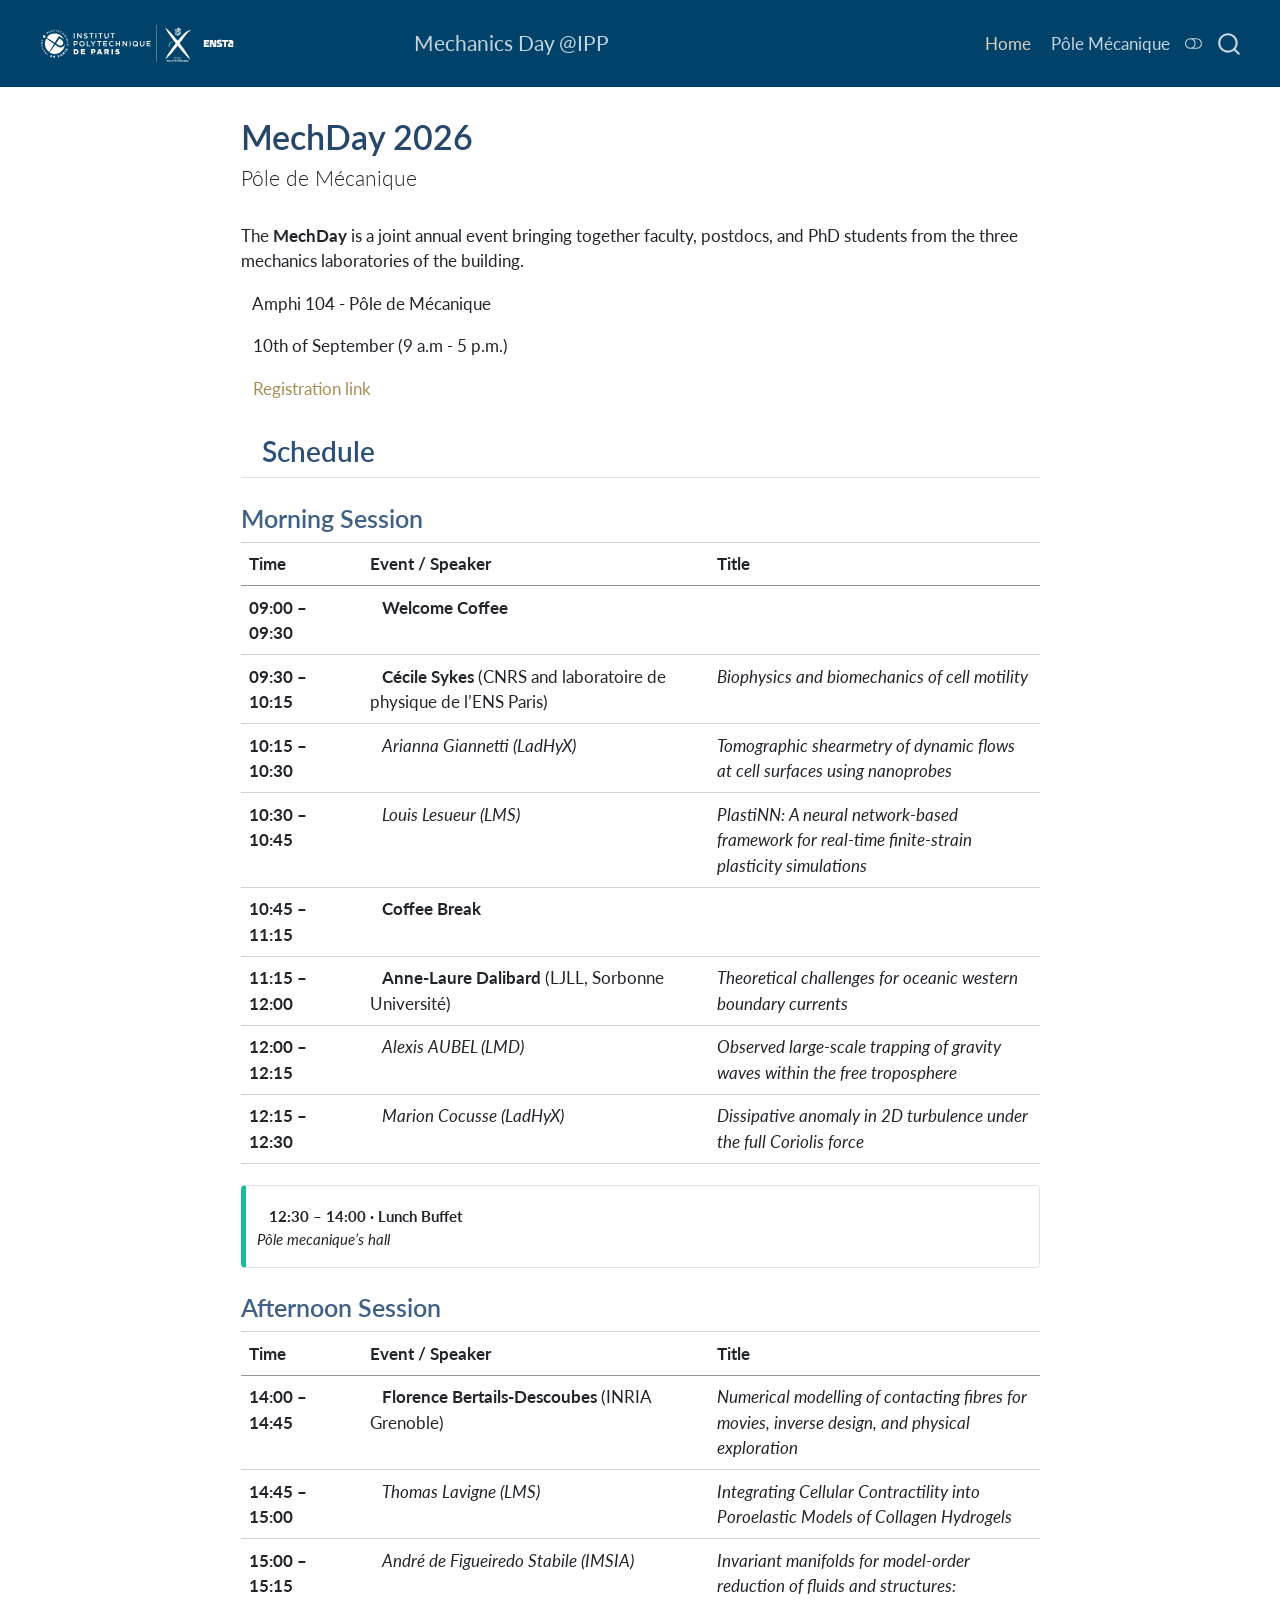
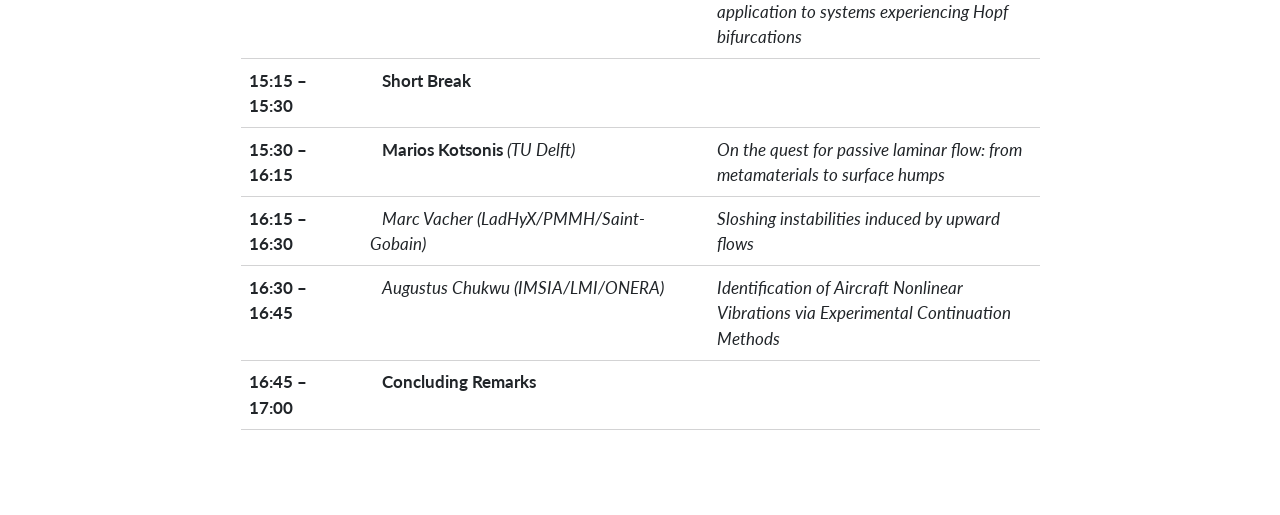
<file: index.html>
<!DOCTYPE html>
<html xmlns="http://www.w3.org/1999/xhtml" lang="en" xml:lang="en"><head>

<meta charset="utf-8">
<meta name="generator" content="quarto-1.10.18">

<meta name="viewport" content="width=device-width, initial-scale=1.0, user-scalable=yes">


<title>MechDay 2026 – Mechanics Day @IPP</title>
<style>
/* Default styles provided by pandoc.
** See https://pandoc.org/MANUAL.html#variables-for-html for config info.
*/
span.smallcaps{font-variant: small-caps;}
div.columns{display: flex; gap: 1.5em;}
div.column{flex: auto;}
@media screen {
div.columns{gap: min(4vw, 1.5em);}
div.column{overflow-x: auto;}
}
div.hanging-indent{margin-left: 1.5em; text-indent: -1.5em;}
ul.task-list{list-style: none;}
ul.task-list li input[type="checkbox"] {
  width: 0.8em;
  margin: 0 0.8em 0.2em -1em; /* quarto-specific, see https://github.com/quarto-dev/quarto-cli/issues/4556 */ 
  vertical-align: middle;
}
</style>


<script src="site_libs/quarto-nav/quarto-nav.js"></script>
<script src="site_libs/quarto-nav/headroom.min.js"></script>
<script src="site_libs/clipboard/clipboard.min.js"></script>
<script src="site_libs/quarto-search/autocomplete.umd.js"></script>
<script src="site_libs/quarto-search/fuse.min.js"></script>
<script src="site_libs/quarto-search/quarto-search.js"></script>
<meta name="quarto:offset" content="./">
<script src="site_libs/quarto-html/quarto.js" type="module"></script>
<script src="site_libs/quarto-html/tabsets/tabsets.js" type="module"></script>
<script src="site_libs/quarto-html/popper.min.js"></script>
<script src="site_libs/quarto-html/tippy.umd.min.js"></script>
<script src="site_libs/quarto-html/anchor.min.js"></script>
<link href="site_libs/quarto-html/tippy.css" rel="stylesheet">
<link href="site_libs/quarto-html/quarto-syntax-highlighting-64a204ab8560d761af7679ceaba22944.css" rel="stylesheet" class="quarto-color-scheme" id="quarto-text-highlighting-styles">
<link href="site_libs/quarto-html/quarto-syntax-highlighting-dark-b85bc7c33db8c58e0ec93c3465666fed.css" rel="stylesheet" class="quarto-color-scheme quarto-color-alternate" id="quarto-text-highlighting-styles">
<link href="site_libs/quarto-html/quarto-syntax-highlighting-64a204ab8560d761af7679ceaba22944.css" rel="stylesheet" class="quarto-color-scheme-extra" id="quarto-text-highlighting-styles">
<script src="site_libs/bootstrap/bootstrap.min.js"></script>
<link href="site_libs/bootstrap/bootstrap-icons.css" rel="stylesheet">
<link href="site_libs/bootstrap/bootstrap-278ef652321c197468782c18ae67ab83.min.css" rel="stylesheet" append-hash="true" class="quarto-color-scheme" id="quarto-bootstrap" data-mode="light">
<link href="site_libs/bootstrap/bootstrap-dark-e5d7488e65c3ed41f7d67ed9a1ee99c6.min.css" rel="stylesheet" append-hash="true" class="quarto-color-scheme quarto-color-alternate" id="quarto-bootstrap" data-mode="dark">
<link href="site_libs/bootstrap/bootstrap-278ef652321c197468782c18ae67ab83.min.css" rel="stylesheet" append-hash="true" class="quarto-color-scheme-extra" id="quarto-bootstrap" data-mode="light">
<script src="site_libs/quarto-contrib/iconify-2.1.0/iconify-icon.min.js"></script>
<script id="quarto-search-options" type="application/json">{
  "location": "navbar",
  "copy-button": false,
  "collapse-after": 3,
  "panel-placement": "end",
  "type": "overlay",
  "limit": 50,
  "keyboard-shortcut": [
    "f",
    "/",
    "s"
  ],
  "show-item-context": false,
  "language": {
    "search-no-results-text": "No results",
    "search-matching-documents-text": "matching documents",
    "search-copy-link-title": "Copy link to search",
    "search-hide-matches-text": "Hide additional matches",
    "search-more-match-text": "more match in this document",
    "search-more-matches-text": "more matches in this document",
    "search-clear-button-title": "Clear",
    "search-text-placeholder": "",
    "search-detached-cancel-button-title": "Cancel",
    "search-submit-button-title": "Submit",
    "search-label": "Search"
  }
}</script>
<style>html{ scroll-behavior: smooth; }</style>


<link rel="stylesheet" href="styles.css">
</head>

<body class="nav-fixed fullcontent quarto-light"><script id="quarto-html-before-body" type="application/javascript">
    const toggleBodyColorMode = (bsSheetEl) => {
      const mode = bsSheetEl.getAttribute("data-mode");
      const bodyEl = window.document.querySelector("body");
      if (mode === "dark") {
        bodyEl.classList.add("quarto-dark");
        bodyEl.classList.remove("quarto-light");
      } else {
        bodyEl.classList.add("quarto-light");
        bodyEl.classList.remove("quarto-dark");
      }
    }
    const toggleBodyColorPrimary = () => {
      const bsSheetEl = window.document.querySelector("link#quarto-bootstrap:not([rel=disabled-stylesheet])");
      if (bsSheetEl) {
        toggleBodyColorMode(bsSheetEl);
      }
    }
    const setColorSchemeToggle = (alternate) => {
      const toggles = window.document.querySelectorAll('.quarto-color-scheme-toggle');
      for (let i=0; i < toggles.length; i++) {
        const toggle = toggles[i];
        if (toggle) {
          if (alternate) {
            toggle.classList.add("alternate");
          } else {
            toggle.classList.remove("alternate");
          }
        }
      }
    };
    const toggleColorMode = (alternate) => {
      // Switch the stylesheets
      const primaryStylesheets = window.document.querySelectorAll('link.quarto-color-scheme:not(.quarto-color-alternate)');
      const alternateStylesheets = window.document.querySelectorAll('link.quarto-color-scheme.quarto-color-alternate');
      manageTransitions('#quarto-margin-sidebar .nav-link', false);
      if (alternate) {
        // note: dark is layered on light, we don't disable primary!
        enableStylesheet(alternateStylesheets);
        for (const sheetNode of alternateStylesheets) {
          if (sheetNode.id === "quarto-bootstrap") {
            toggleBodyColorMode(sheetNode);
          }
        }
      } else {
        disableStylesheet(alternateStylesheets);
        enableStylesheet(primaryStylesheets)
        toggleBodyColorPrimary();
      }
      manageTransitions('#quarto-margin-sidebar .nav-link', true);
      // Switch the toggles
      setColorSchemeToggle(alternate)
      // Hack to workaround the fact that safari doesn't
      // properly recolor the scrollbar when toggling (#1455)
      if (navigator.userAgent.indexOf('Safari') > 0 && navigator.userAgent.indexOf('Chrome') == -1) {
        manageTransitions("body", false);
        window.scrollTo(0, 1);
        setTimeout(() => {
          window.scrollTo(0, 0);
          manageTransitions("body", true);
        }, 40);
      }
    }
    const disableStylesheet = (stylesheets) => {
      for (let i=0; i < stylesheets.length; i++) {
        const stylesheet = stylesheets[i];
        stylesheet.rel = 'disabled-stylesheet';
      }
    }
    const enableStylesheet = (stylesheets) => {
      for (let i=0; i < stylesheets.length; i++) {
        const stylesheet = stylesheets[i];
        if(stylesheet.rel !== 'stylesheet') { // for Chrome, which will still FOUC without this check
          stylesheet.rel = 'stylesheet';
        }
      }
    }
    const manageTransitions = (selector, allowTransitions) => {
      const els = window.document.querySelectorAll(selector);
      for (let i=0; i < els.length; i++) {
        const el = els[i];
        if (allowTransitions) {
          el.classList.remove('notransition');
        } else {
          el.classList.add('notransition');
        }
      }
    }
    const isFileUrl = () => {
      return window.location.protocol === 'file:';
    }
    const hasAlternateSentinel = () => {
      let styleSentinel = getColorSchemeSentinel();
      if (styleSentinel !== null) {
        return styleSentinel === "alternate";
      } else {
        return false;
      }
    }
    const setStyleSentinel = (alternate) => {
      const value = alternate ? "alternate" : "default";
      if (!isFileUrl()) {
        window.localStorage.setItem("quarto-color-scheme", value);
      } else {
        localAlternateSentinel = value;
      }
    }
    const getColorSchemeSentinel = () => {
      if (!isFileUrl()) {
        const storageValue = window.localStorage.getItem("quarto-color-scheme");
        return storageValue != null ? storageValue : localAlternateSentinel;
      } else {
        return localAlternateSentinel;
      }
    }
    const toggleGiscusIfUsed = (isAlternate, darkModeDefault) => {
      const baseTheme = document.querySelector('#giscus-base-theme')?.value ?? 'light';
      const alternateTheme = document.querySelector('#giscus-alt-theme')?.value ?? 'dark';
      let newTheme = '';
      if(authorPrefersDark) {
        newTheme = isAlternate ? baseTheme : alternateTheme;
      } else {
        newTheme = isAlternate ? alternateTheme : baseTheme;
      }
      const changeGiscusTheme = () => {
        // From: https://github.com/giscus/giscus/issues/336
        const sendMessage = (message) => {
          const iframe = document.querySelector('iframe.giscus-frame');
          if (!iframe) return;
          iframe.contentWindow.postMessage({ giscus: message }, 'https://giscus.app');
        }
        sendMessage({
          setConfig: {
            theme: newTheme
          }
        });
      }
      const isGiscussLoaded = window.document.querySelector('iframe.giscus-frame') !== null;
      if (isGiscussLoaded) {
        changeGiscusTheme();
      }
    };
    const authorPrefersDark = false;
    const darkModeDefault = authorPrefersDark;
      document.querySelector('link#quarto-text-highlighting-styles.quarto-color-scheme-extra').rel = 'disabled-stylesheet';
      document.querySelector('link#quarto-bootstrap.quarto-color-scheme-extra').rel = 'disabled-stylesheet';
    let localAlternateSentinel = darkModeDefault ? 'alternate' : 'default';
    // Dark / light mode switch
    window.quartoToggleColorScheme = () => {
      // Read the current dark / light value
      let toAlternate = !hasAlternateSentinel();
      toggleColorMode(toAlternate);
      setStyleSentinel(toAlternate);
      toggleGiscusIfUsed(toAlternate, darkModeDefault);
      window.dispatchEvent(new Event('resize'));
    };
    // Switch to dark mode if need be
    if (hasAlternateSentinel()) {
      toggleColorMode(true);
    } else {
      toggleColorMode(false);
    }
  </script>

<div id="quarto-search-results"></div>
  <header id="quarto-header" class="headroom fixed-top">
    <nav class="navbar navbar-expand-lg " data-bs-theme="dark">
      <div class="navbar-container container-fluid">
      <div class="navbar-brand-container mx-auto">
    <a href="./index.html" class="navbar-brand navbar-brand-logo">
    <img src="./Resources/Images/Logotype_IPP_X_ENSTA.svg" alt="" class="navbar-logo light-content">
    <img src="./Resources/Images/Logotype_IPP_X_ENSTA.svg" alt="" class="navbar-logo dark-content">
    </a>
    <a class="navbar-brand" href="./index.html">
    <span class="navbar-title">Mechanics Day <span class="citation" data-cites="IPP">@IPP</span></span>
    </a>
  </div>
            <div id="quarto-search" class="" title="Search"></div>
          <button class="navbar-toggler" type="button" data-bs-toggle="collapse" data-bs-target="#navbarCollapse" aria-controls="navbarCollapse" role="menu" aria-expanded="false" aria-label="Toggle navigation" onclick="if (window.quartoToggleHeadroom) { window.quartoToggleHeadroom(); }">
  <span class="navbar-toggler-icon"></span>
</button>
          <div class="collapse navbar-collapse" id="navbarCollapse">
            <ul class="navbar-nav navbar-nav-scroll ms-auto">
  <li class="nav-item">
    <a class="nav-link active" href="./index.html" aria-current="page"> 
<span class="menu-text">Home</span></a>
  </li>  
  <li class="nav-item">
    <a class="nav-link" href="https://polemecanique.github.io"> 
<span class="menu-text">Pôle Mécanique</span></a>
  </li>  
</ul>
          </div> <!-- /navcollapse -->
            <div class="quarto-navbar-tools">
  <a href="" class="quarto-color-scheme-toggle quarto-navigation-tool  px-1" onclick="window.quartoToggleColorScheme(); return false;" title="Toggle dark mode"><i class="bi"></i></a>
</div>
      </div> <!-- /container-fluid -->
    </nav>
</header>
<!-- content -->
<div id="quarto-content" class="quarto-container page-columns page-rows-contents page-layout-article page-navbar">
<!-- sidebar -->
<!-- margin-sidebar -->
    
<!-- main -->
<main class="content" id="quarto-document-content">


<header id="title-block-header" class="quarto-title-block default">
<div class="quarto-title">
<h1 class="title">MechDay 2026</h1>
<p class="subtitle lead">Pôle de Mécanique</p>
</div>



<div class="quarto-title-meta">

    
  
    
  </div>
  


</header>


<p>The <strong>MechDay</strong> is a joint annual event bringing together faculty, postdocs, and PhD students from the three mechanics laboratories of the building.</p>
<p><iconify-icon role="img" inline="" icon="fa6-solid:location-dot" aria-label="Icon location-dot from fa6-solid Iconify.design set." title="Icon location-dot from fa6-solid Iconify.design set."></iconify-icon> &nbsp; Amphi 104 - Pôle de Mécanique</p>
<p><iconify-icon role="img" inline="" icon="fa6-solid:calendar-days" aria-label="Icon calendar-days from fa6-solid Iconify.design set." title="Icon calendar-days from fa6-solid Iconify.design set."></iconify-icon> &nbsp; 10th of September (9 a.m - 5 p.m.)</p>
<p><iconify-icon role="img" inline="" icon="fa6-solid:clipboard" aria-label="Icon clipboard from fa6-solid Iconify.design set." title="Icon clipboard from fa6-solid Iconify.design set."></iconify-icon> &nbsp; <a href="https://evento.renater.fr/survey/m-day-ip-paris-l3ulghiu">Registration link</a></p>
<section id="b58fc729-690b-4000-b19f-365a4093b2ff7b7b3c2069636f6e696679206661362d736f6c69643a636c6f636b203e7d7d-schedule" class="level2">
<h2 class="anchored" data-anchor-id="b58fc729-690b-4000-b19f-365a4093b2ff7b7b3c2069636f6e696679206661362d736f6c69643a636c6f636b203e7d7d-schedule"><iconify-icon role="img" inline="" icon="fa6-solid:clock" aria-label="Icon clock from fa6-solid Iconify.design set." title="Icon clock from fa6-solid Iconify.design set."></iconify-icon> &nbsp; Schedule</h2>
<section id="morning-session" class="level3">
<h3 class="anchored" data-anchor-id="morning-session">Morning Session</h3>
<table class="caption-top table">
<colgroup>
<col style="width: 15%">
<col style="width: 43%">
<col style="width: 41%">
</colgroup>
<thead>
<tr class="header">
<th style="text-align: left;">Time</th>
<th style="text-align: left;">Event / Speaker</th>
<th style="text-align: left;">Title</th>
</tr>
</thead>
<tbody>
<tr class="odd">
<td style="text-align: left;"><strong>09:00 – 09:30</strong></td>
<td style="text-align: left;"><iconify-icon role="img" inline="" icon="fa6-solid:mug-hot" aria-label="Icon mug-hot from fa6-solid Iconify.design set." title="Icon mug-hot from fa6-solid Iconify.design set."></iconify-icon> &nbsp; <strong>Welcome Coffee</strong></td>
<td style="text-align: left;"></td>
</tr>
<tr class="even">
<td style="text-align: left;"><strong>09:30 – 10:15</strong></td>
<td style="text-align: left;"><iconify-icon role="img" inline="" icon="fa6-solid:person-chalkboard" aria-label="Icon person-chalkboard from fa6-solid Iconify.design set." title="Icon person-chalkboard from fa6-solid Iconify.design set."></iconify-icon> &nbsp; <strong>Cécile Sykes</strong> (CNRS and laboratoire de physique de l’ENS Paris)</td>
<td style="text-align: left;"><em>Biophysics and biomechanics of cell motility</em></td>
</tr>
<tr class="odd">
<td style="text-align: left;"><strong>10:15 – 10:30</strong></td>
<td style="text-align: left;"><iconify-icon role="img" inline="" icon="fa6-solid:microphone" aria-label="Icon microphone from fa6-solid Iconify.design set." title="Icon microphone from fa6-solid Iconify.design set."></iconify-icon> &nbsp; <em>Arianna Giannetti (LadHyX)</em></td>
<td style="text-align: left;"><em>Tomographic shearmetry of dynamic flows at cell surfaces using nanoprobes</em></td>
</tr>
<tr class="even">
<td style="text-align: left;"><strong>10:30 – 10:45</strong></td>
<td style="text-align: left;"><iconify-icon role="img" inline="" icon="fa6-solid:microphone" aria-label="Icon microphone from fa6-solid Iconify.design set." title="Icon microphone from fa6-solid Iconify.design set."></iconify-icon> &nbsp; <em>Louis Lesueur (LMS)</em></td>
<td style="text-align: left;"><em>PlastiNN: A neural network-based framework for real-time finite-strain plasticity simulations</em></td>
</tr>
<tr class="odd">
<td style="text-align: left;"><strong>10:45 – 11:15</strong></td>
<td style="text-align: left;"><iconify-icon role="img" inline="" icon="fa6-solid:mug-hot" aria-label="Icon mug-hot from fa6-solid Iconify.design set." title="Icon mug-hot from fa6-solid Iconify.design set."></iconify-icon> &nbsp; <strong>Coffee Break</strong></td>
<td style="text-align: left;"></td>
</tr>
<tr class="even">
<td style="text-align: left;"><strong>11:15 – 12:00</strong></td>
<td style="text-align: left;"><iconify-icon role="img" inline="" icon="fa6-solid:person-chalkboard" aria-label="Icon person-chalkboard from fa6-solid Iconify.design set." title="Icon person-chalkboard from fa6-solid Iconify.design set."></iconify-icon> &nbsp; <strong>Anne-Laure Dalibard</strong> (LJLL, Sorbonne Université)</td>
<td style="text-align: left;"><em>Theoretical challenges for oceanic western boundary currents</em></td>
</tr>
<tr class="odd">
<td style="text-align: left;"><strong>12:00 – 12:15</strong></td>
<td style="text-align: left;"><iconify-icon role="img" inline="" icon="fa6-solid:microphone" aria-label="Icon microphone from fa6-solid Iconify.design set." title="Icon microphone from fa6-solid Iconify.design set."></iconify-icon> &nbsp; <em>Alexis AUBEL (LMD)</em></td>
<td style="text-align: left;"><em>Observed large-scale trapping of gravity waves within the free troposphere</em></td>
</tr>
<tr class="even">
<td style="text-align: left;"><strong>12:15 – 12:30</strong></td>
<td style="text-align: left;"><iconify-icon role="img" inline="" icon="fa6-solid:microphone" aria-label="Icon microphone from fa6-solid Iconify.design set." title="Icon microphone from fa6-solid Iconify.design set."></iconify-icon> &nbsp; <em>Marion Cocusse (LadHyX)</em></td>
<td style="text-align: left;"><em>Dissipative anomaly in 2D turbulence under the full Coriolis force</em></td>
</tr>
</tbody>
</table>
<div class="callout callout-style-simple callout-tip no-icon">
<div class="callout-body d-flex">
<div class="callout-icon-container">
<i class="callout-icon no-icon"></i>
</div>
<div class="callout-body-container">
<p><iconify-icon role="img" inline="" icon="fa6-solid:utensils" aria-label="Icon utensils from fa6-solid Iconify.design set." title="Icon utensils from fa6-solid Iconify.design set."></iconify-icon> &nbsp; <strong>12:30 – 14:00 · Lunch Buffet</strong><br>
<em>Pôle mecanique’s hall</em></p>
</div>
</div>
</div>
</section>
<section id="afternoon-session" class="level3">
<h3 class="anchored" data-anchor-id="afternoon-session">Afternoon Session</h3>
<table class="caption-top table">
<colgroup>
<col style="width: 15%">
<col style="width: 43%">
<col style="width: 41%">
</colgroup>
<thead>
<tr class="header">
<th style="text-align: left;">Time</th>
<th style="text-align: left;">Event / Speaker</th>
<th style="text-align: left;">Title</th>
</tr>
</thead>
<tbody>
<tr class="odd">
<td style="text-align: left;"><strong>14:00 – 14:45</strong></td>
<td style="text-align: left;"><iconify-icon role="img" inline="" icon="fa6-solid:person-chalkboard" aria-label="Icon person-chalkboard from fa6-solid Iconify.design set." title="Icon person-chalkboard from fa6-solid Iconify.design set."></iconify-icon> &nbsp; <strong>Florence Bertails-Descoubes</strong> (INRIA Grenoble)</td>
<td style="text-align: left;"><em>Numerical modelling of contacting fibres for movies, inverse design, and physical exploration</em></td>
</tr>
<tr class="even">
<td style="text-align: left;"><strong>14:45 – 15:00</strong></td>
<td style="text-align: left;"><iconify-icon role="img" inline="" icon="fa6-solid:microphone" aria-label="Icon microphone from fa6-solid Iconify.design set." title="Icon microphone from fa6-solid Iconify.design set."></iconify-icon> &nbsp; <em>Thomas Lavigne (LMS)</em></td>
<td style="text-align: left;"><em>Integrating Cellular Contractility into Poroelastic Models of Collagen Hydrogels</em></td>
</tr>
<tr class="odd">
<td style="text-align: left;"><strong>15:00 – 15:15</strong></td>
<td style="text-align: left;"><iconify-icon role="img" inline="" icon="fa6-solid:microphone" aria-label="Icon microphone from fa6-solid Iconify.design set." title="Icon microphone from fa6-solid Iconify.design set."></iconify-icon> &nbsp; <em>André de Figueiredo Stabile (IMSIA)</em></td>
<td style="text-align: left;"><em>Invariant manifolds for model-order reduction of fluids and structures: application to systems experiencing Hopf bifurcations</em></td>
</tr>
<tr class="even">
<td style="text-align: left;"><strong>15:15 – 15:30</strong></td>
<td style="text-align: left;"><iconify-icon role="img" inline="" icon="fa6-solid:mug-hot" aria-label="Icon mug-hot from fa6-solid Iconify.design set." title="Icon mug-hot from fa6-solid Iconify.design set."></iconify-icon> &nbsp; <strong>Short Break</strong></td>
<td style="text-align: left;"></td>
</tr>
<tr class="odd">
<td style="text-align: left;"><strong>15:30 – 16:15</strong></td>
<td style="text-align: left;"><iconify-icon role="img" inline="" icon="fa6-solid:person-chalkboard" aria-label="Icon person-chalkboard from fa6-solid Iconify.design set." title="Icon person-chalkboard from fa6-solid Iconify.design set."></iconify-icon> &nbsp; <strong>Marios Kotsonis</strong> <em>(TU Delft)</em></td>
<td style="text-align: left;"><em>On the quest for passive laminar flow: from metamaterials to surface humps</em></td>
</tr>
<tr class="even">
<td style="text-align: left;"><strong>16:15 – 16:30</strong></td>
<td style="text-align: left;"><iconify-icon role="img" inline="" icon="fa6-solid:microphone" aria-label="Icon microphone from fa6-solid Iconify.design set." title="Icon microphone from fa6-solid Iconify.design set."></iconify-icon> &nbsp; <em>Marc Vacher (LadHyX/PMMH/Saint-Gobain)</em></td>
<td style="text-align: left;"><em>Sloshing instabilities induced by upward flows</em></td>
</tr>
<tr class="odd">
<td style="text-align: left;"><strong>16:30 – 16:45</strong></td>
<td style="text-align: left;"><iconify-icon role="img" inline="" icon="fa6-solid:microphone" aria-label="Icon microphone from fa6-solid Iconify.design set." title="Icon microphone from fa6-solid Iconify.design set."></iconify-icon> &nbsp; <em>Augustus Chukwu (IMSIA/LMI/ONERA)</em></td>
<td style="text-align: left;"><em>Identification of Aircraft Nonlinear Vibrations via Experimental Continuation Methods</em></td>
</tr>
<tr class="even">
<td style="text-align: left;"><strong>16:45 – 17:00</strong></td>
<td style="text-align: left;"><iconify-icon role="img" inline="" icon="fa6-solid:flag-checkered" aria-label="Icon flag-checkered from fa6-solid Iconify.design set." title="Icon flag-checkered from fa6-solid Iconify.design set."></iconify-icon> &nbsp; <strong>Concluding Remarks</strong></td>
<td style="text-align: left;"></td>
</tr>
</tbody>
</table>


</section>
</section>

</main> <!-- /main -->
<script id="quarto-html-after-body" type="application/javascript">
  window.document.addEventListener("DOMContentLoaded", function (event) {
    // Ensure there is a toggle, if there isn't float one in the top right
    if (window.document.querySelector('.quarto-color-scheme-toggle') === null) {
      const a = window.document.createElement('a');
      a.classList.add('top-right');
      a.classList.add('quarto-color-scheme-toggle');
      a.href = "";
      a.onclick = function() { try { window.quartoToggleColorScheme(); } catch {} return false; };
      const i = window.document.createElement("i");
      i.classList.add('bi');
      a.appendChild(i);
      window.document.body.appendChild(a);
    }
    setColorSchemeToggle(hasAlternateSentinel())
    const icon = "";
    const anchorJS = new window.AnchorJS();
    anchorJS.options = {
      placement: 'right',
      icon: icon
    };
    anchorJS.add('.anchored');
    const isCodeAnnotation = (el) => {
      for (const clz of el.classList) {
        if (clz.startsWith('code-annotation-')) {                     
          return true;
        }
      }
      return false;
    }
    const onCopySuccess = function(e) {
      // button target
      const button = e.trigger;
      // don't keep focus
      button.blur();
      // flash "checked"
      button.classList.add('code-copy-button-checked');
      var currentTitle = button.getAttribute("title");
      button.setAttribute("title", "Copied!");
      let tooltip;
      if (window.bootstrap) {
        button.setAttribute("data-bs-toggle", "tooltip");
        button.setAttribute("data-bs-placement", "left");
        button.setAttribute("data-bs-title", "Copied!");
        tooltip = new bootstrap.Tooltip(button, 
          { trigger: "manual", 
            customClass: "code-copy-button-tooltip",
            offset: [0, -8]});
        tooltip.show();    
      }
      setTimeout(function() {
        if (tooltip) {
          tooltip.hide();
          button.removeAttribute("data-bs-title");
          button.removeAttribute("data-bs-toggle");
          button.removeAttribute("data-bs-placement");
        }
        button.setAttribute("title", currentTitle);
        button.classList.remove('code-copy-button-checked');
      }, 1000);
      // clear code selection
      e.clearSelection();
    }
    const getTextToCopy = function(trigger) {
      const outerScaffold = trigger.parentElement.cloneNode(true);
      const codeEl = outerScaffold.querySelector('code');
      for (const childEl of codeEl.children) {
        if (isCodeAnnotation(childEl)) {
          childEl.remove();
        }
      }
      return codeEl.innerText;
    }
    const clipboard = new window.ClipboardJS('.code-copy-button:not([data-in-quarto-modal])', {
      text: getTextToCopy
    });
    clipboard.on('success', onCopySuccess);
    if (window.document.getElementById('quarto-embedded-source-code-modal')) {
      const clipboardModal = new window.ClipboardJS('.code-copy-button[data-in-quarto-modal]', {
        text: getTextToCopy,
        container: window.document.getElementById('quarto-embedded-source-code-modal')
      });
      clipboardModal.on('success', onCopySuccess);
    }
      var localhostRegex = new RegExp(/^(?:http|https):\/\/localhost\:?[0-9]*\//);
      var mailtoRegex = new RegExp(/^mailto:/);
        var filterRegex = new RegExp("https:\/\/polemecanique\.github\.io\/biomechanics_seminar\/");
      var isInternal = (href) => {
          return filterRegex.test(href) || localhostRegex.test(href) || mailtoRegex.test(href);
      }
      // Inspect non-navigation links and adorn them if external
     var links = window.document.querySelectorAll('a[href]:not(.nav-link):not(.navbar-brand):not(.toc-action):not(.sidebar-link):not(.sidebar-item-toggle):not(.pagination-link):not(.no-external):not([aria-hidden]):not(.dropdown-item):not(.quarto-navigation-tool):not(.about-link)');
      for (var i=0; i<links.length; i++) {
        const link = links[i];
        if (!isInternal(link.href)) {
          // undo the damage that might have been done by quarto-nav.js in the case of
          // links that we want to consider external
          if (link.dataset.originalHref !== undefined) {
            link.href = link.dataset.originalHref;
          }
        }
      }
    function tippyHover(el, contentFn, onTriggerFn, onUntriggerFn) {
      const config = {
        allowHTML: true,
        maxWidth: 500,
        delay: 100,
        arrow: false,
        appendTo: function(el) {
            return el.parentElement;
        },
        interactive: true,
        interactiveBorder: 10,
        theme: 'quarto',
        placement: 'bottom-start',
      };
      if (contentFn) {
        config.content = contentFn;
      }
      if (onTriggerFn) {
        config.onTrigger = onTriggerFn;
      }
      if (onUntriggerFn) {
        config.onUntrigger = onUntriggerFn;
      }
      window.tippy(el, config); 
    }
    const noterefs = window.document.querySelectorAll('a[role="doc-noteref"]');
    for (var i=0; i<noterefs.length; i++) {
      const ref = noterefs[i];
      tippyHover(ref, function() {
        // use id or data attribute instead here
        let href = ref.getAttribute('data-footnote-href') || ref.getAttribute('href');
        try { href = new URL(href).hash; } catch {}
        const id = href.replace(/^#\/?/, "");
        const note = window.document.getElementById(id);
        if (note) {
          return note.innerHTML;
        } else {
          return "";
        }
      });
    }
    const xrefs = window.document.querySelectorAll('a.quarto-xref');
    const processXRef = (id, note) => {
      // Strip column container classes
      const stripColumnClz = (el) => {
        el.classList.remove("page-full", "page-columns");
        if (el.children) {
          for (const child of el.children) {
            stripColumnClz(child);
          }
        }
      }
      stripColumnClz(note)
      if (id === null || id.startsWith('sec-')) {
        // Special case sections, only their first couple elements
        const container = document.createElement("div");
        if (note.children && note.children.length > 2) {
          container.appendChild(note.children[0].cloneNode(true));
          for (let i = 1; i < note.children.length; i++) {
            const child = note.children[i];
            if (child.tagName === "P" && child.innerText === "") {
              continue;
            } else {
              container.appendChild(child.cloneNode(true));
              break;
            }
          }
          if (window.Quarto?.typesetMath) {
            window.Quarto.typesetMath(container);
          }
          return container.innerHTML
        } else {
          if (window.Quarto?.typesetMath) {
            window.Quarto.typesetMath(note);
          }
          return note.innerHTML;
        }
      } else {
        // Remove any anchor links if they are present
        const anchorLink = note.querySelector('a.anchorjs-link');
        if (anchorLink) {
          anchorLink.remove();
        }
        if (window.Quarto?.typesetMath) {
          window.Quarto.typesetMath(note);
        }
        if (note.classList.contains("callout")) {
          return note.outerHTML;
        } else {
          return note.innerHTML;
        }
      }
    }
    for (var i=0; i<xrefs.length; i++) {
      const xref = xrefs[i];
      tippyHover(xref, undefined, function(instance) {
        instance.disable();
        let url = xref.getAttribute('href');
        let hash = undefined; 
        if (url.startsWith('#')) {
          hash = url;
        } else {
          try { hash = new URL(url).hash; } catch {}
        }
        if (hash) {
          const id = hash.replace(/^#\/?/, "");
          const note = window.document.getElementById(id);
          if (note !== null) {
            try {
              const html = processXRef(id, note.cloneNode(true));
              instance.setContent(html);
            } finally {
              instance.enable();
              instance.show();
            }
          } else {
            // See if we can fetch this
            fetch(url.split('#')[0])
            .then(res => res.text())
            .then(html => {
              const parser = new DOMParser();
              const htmlDoc = parser.parseFromString(html, "text/html");
              const note = htmlDoc.getElementById(id);
              if (note !== null) {
                const html = processXRef(id, note);
                instance.setContent(html);
              } 
            }).finally(() => {
              instance.enable();
              instance.show();
            });
          }
        } else {
          // See if we can fetch a full url (with no hash to target)
          // This is a special case and we should probably do some content thinning / targeting
          fetch(url)
          .then(res => res.text())
          .then(html => {
            const parser = new DOMParser();
            const htmlDoc = parser.parseFromString(html, "text/html");
            const note = htmlDoc.querySelector('main.content');
            if (note !== null) {
              // This should only happen for chapter cross references
              // (since there is no id in the URL)
              // remove the first header
              if (note.children.length > 0 && note.children[0].tagName === "HEADER") {
                note.children[0].remove();
              }
              const html = processXRef(null, note);
              instance.setContent(html);
            } 
          }).finally(() => {
            instance.enable();
            instance.show();
          });
        }
      }, function(instance) {
      });
    }
        let selectedAnnoteEl;
        const selectorForAnnotation = ( cell, annotation) => {
          let cellAttr = 'data-code-cell="' + cell + '"';
          let lineAttr = 'data-code-annotation="' +  annotation + '"';
          const selector = 'span[' + cellAttr + '][' + lineAttr + ']';
          return selector;
        }
        const selectCodeLines = (annoteEl) => {
          const doc = window.document;
          const targetCell = annoteEl.getAttribute("data-target-cell");
          const targetAnnotation = annoteEl.getAttribute("data-target-annotation");
          const annoteSpan = window.document.querySelector(selectorForAnnotation(targetCell, targetAnnotation));
          const lines = annoteSpan.getAttribute("data-code-lines").split(",");
          const lineIds = lines.map((line) => {
            return targetCell + "-" + line;
          })
          let top = null;
          let height = null;
          let parent = null;
          if (lineIds.length > 0) {
              //compute the position of the single el (top and bottom and make a div)
              const el = window.document.getElementById(lineIds[0]);
              top = el.offsetTop;
              height = el.offsetHeight;
              parent = el.parentElement.parentElement;
            if (lineIds.length > 1) {
              const lastEl = window.document.getElementById(lineIds[lineIds.length - 1]);
              const bottom = lastEl.offsetTop + lastEl.offsetHeight;
              height = bottom - top;
            }
            if (top !== null && height !== null && parent !== null) {
              // cook up a div (if necessary) and position it 
              let div = window.document.getElementById("code-annotation-line-highlight");
              if (div === null) {
                div = window.document.createElement("div");
                div.setAttribute("id", "code-annotation-line-highlight");
                div.style.position = 'absolute';
                parent.appendChild(div);
              }
              div.style.top = top - 2 + "px";
              div.style.height = height + 4 + "px";
              div.style.left = 0;
              let gutterDiv = window.document.getElementById("code-annotation-line-highlight-gutter");
              if (gutterDiv === null) {
                gutterDiv = window.document.createElement("div");
                gutterDiv.setAttribute("id", "code-annotation-line-highlight-gutter");
                gutterDiv.style.position = 'absolute';
                const codeCell = window.document.getElementById(targetCell);
                const gutter = codeCell.querySelector('.code-annotation-gutter');
                gutter.appendChild(gutterDiv);
              }
              gutterDiv.style.top = top - 2 + "px";
              gutterDiv.style.height = height + 4 + "px";
            }
            selectedAnnoteEl = annoteEl;
          }
        };
        const unselectCodeLines = () => {
          const elementsIds = ["code-annotation-line-highlight", "code-annotation-line-highlight-gutter"];
          elementsIds.forEach((elId) => {
            const div = window.document.getElementById(elId);
            if (div) {
              div.remove();
            }
          });
          selectedAnnoteEl = undefined;
        };
          // Handle positioning of the toggle
      window.addEventListener(
        "resize",
        throttle(() => {
          elRect = undefined;
          if (selectedAnnoteEl) {
            selectCodeLines(selectedAnnoteEl);
          }
        }, 10)
      );
      function throttle(fn, ms) {
      let throttle = false;
      let timer;
        return (...args) => {
          if(!throttle) { // first call gets through
              fn.apply(this, args);
              throttle = true;
          } else { // all the others get throttled
              if(timer) clearTimeout(timer); // cancel #2
              timer = setTimeout(() => {
                fn.apply(this, args);
                timer = throttle = false;
              }, ms);
          }
        };
      }
        // Attach click handler to the DT
        const annoteDls = window.document.querySelectorAll('dt[data-target-cell]');
        for (const annoteDlNode of annoteDls) {
          annoteDlNode.addEventListener('click', (event) => {
            const clickedEl = event.target;
            if (clickedEl !== selectedAnnoteEl) {
              unselectCodeLines();
              const activeEl = window.document.querySelector('dt[data-target-cell].code-annotation-active');
              if (activeEl) {
                activeEl.classList.remove('code-annotation-active');
              }
              selectCodeLines(clickedEl);
              clickedEl.classList.add('code-annotation-active');
            } else {
              // Unselect the line
              unselectCodeLines();
              clickedEl.classList.remove('code-annotation-active');
            }
          });
        }
    const findCites = (el) => {
      const parentEl = el.parentElement;
      if (parentEl) {
        const cites = parentEl.dataset.cites;
        if (cites) {
          return {
            el,
            cites: cites.split(' ')
          };
        } else {
          return findCites(el.parentElement)
        }
      } else {
        return undefined;
      }
    };
    var bibliorefs = window.document.querySelectorAll('a[role="doc-biblioref"]');
    for (var i=0; i<bibliorefs.length; i++) {
      const ref = bibliorefs[i];
      const citeInfo = findCites(ref);
      if (citeInfo) {
        tippyHover(citeInfo.el, function() {
          var popup = window.document.createElement('div');
          citeInfo.cites.forEach(function(cite) {
            var citeDiv = window.document.createElement('div');
            citeDiv.classList.add('hanging-indent');
            citeDiv.classList.add('csl-entry');
            var biblioDiv = window.document.getElementById('ref-' + cite);
            if (biblioDiv) {
              citeDiv.innerHTML = biblioDiv.innerHTML;
            }
            popup.appendChild(citeDiv);
          });
          return popup.innerHTML;
        });
      }
    }
  });
  </script>
</div> <!-- /content -->




<script src="site_libs/quarto-html/zenscroll-min.js"></script>
</body></html>
</file>
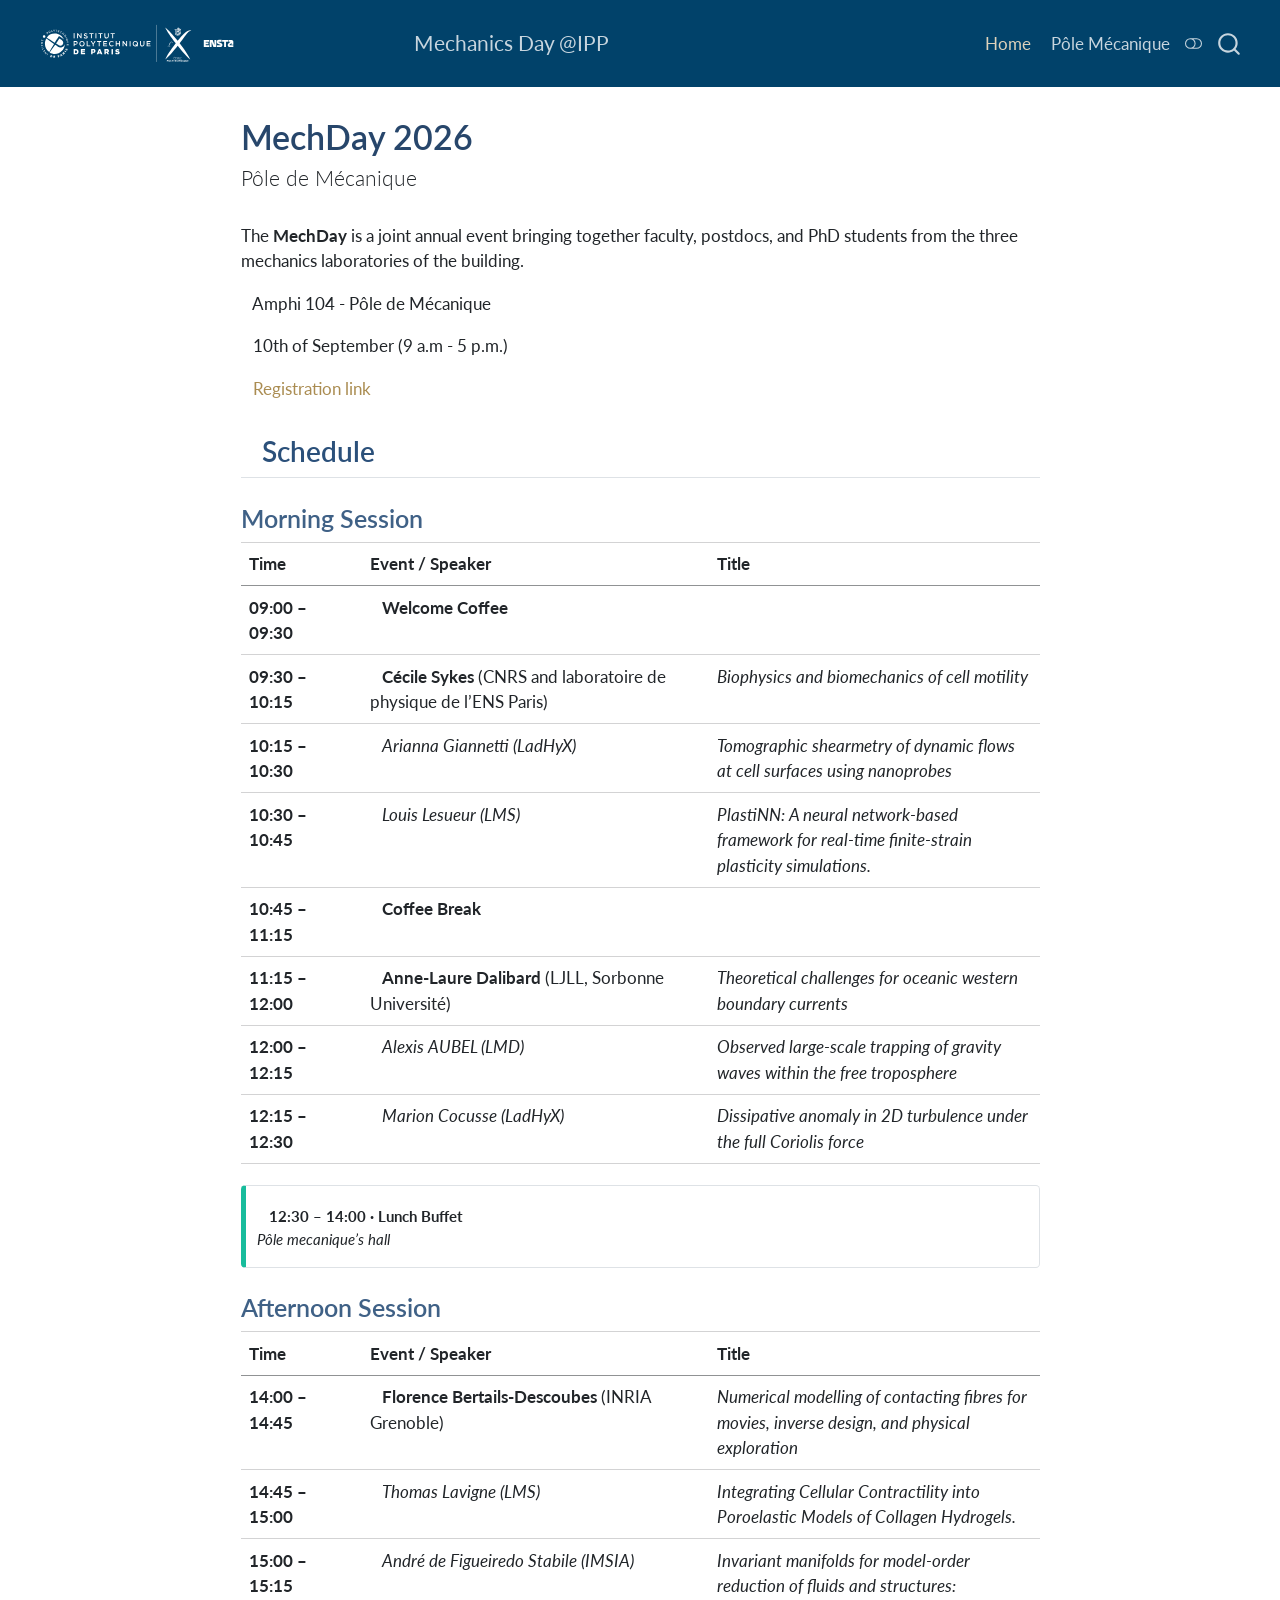
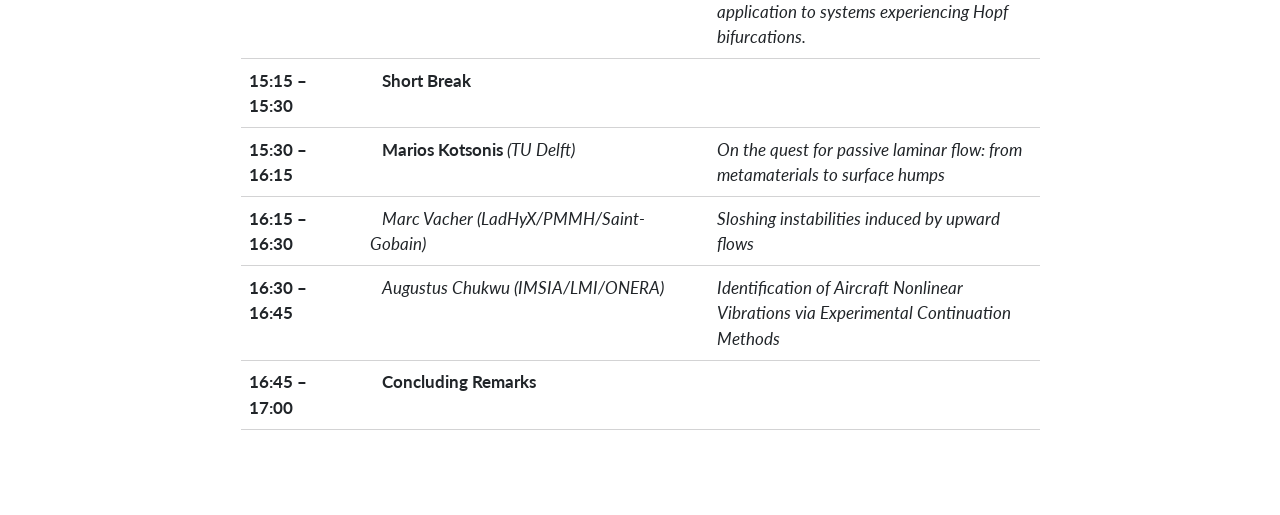
<file: public/index.html>
<!DOCTYPE html>
<html xmlns="http://www.w3.org/1999/xhtml" lang="en" xml:lang="en"><head>

<meta charset="utf-8">
<meta name="generator" content="quarto-1.9.36">

<meta name="viewport" content="width=device-width, initial-scale=1.0, user-scalable=yes">


<title>MechDay 2026 – Mechanics Day @IPP</title>
<style>
/* Default styles provided by pandoc.
** See https://pandoc.org/MANUAL.html#variables-for-html for config info.
*/
code{white-space: pre-wrap;}
span.smallcaps{font-variant: small-caps;}
div.columns{display: flex; gap: min(4vw, 1.5em);}
div.column{flex: auto; overflow-x: auto;}
div.hanging-indent{margin-left: 1.5em; text-indent: -1.5em;}
ul.task-list{list-style: none;}
ul.task-list li input[type="checkbox"] {
  width: 0.8em;
  margin: 0 0.8em 0.2em -1em; /* quarto-specific, see https://github.com/quarto-dev/quarto-cli/issues/4556 */ 
  vertical-align: middle;
}
</style>


<script src="site_libs/quarto-nav/quarto-nav.js"></script>
<script src="site_libs/quarto-nav/headroom.min.js"></script>
<script src="site_libs/clipboard/clipboard.min.js"></script>
<script src="site_libs/quarto-search/autocomplete.umd.js"></script>
<script src="site_libs/quarto-search/fuse.min.js"></script>
<script src="site_libs/quarto-search/quarto-search.js"></script>
<meta name="quarto:offset" content="./">
<script src="site_libs/quarto-html/quarto.js" type="module"></script>
<script src="site_libs/quarto-html/tabsets/tabsets.js" type="module"></script>
<script src="site_libs/quarto-html/popper.min.js"></script>
<script src="site_libs/quarto-html/tippy.umd.min.js"></script>
<script src="site_libs/quarto-html/anchor.min.js"></script>
<link href="site_libs/quarto-html/tippy.css" rel="stylesheet">
<link href="site_libs/quarto-html/quarto-syntax-highlighting-845c23b38eaddc0f92fda52bfe77a8c8.css" rel="stylesheet" class="quarto-color-scheme" id="quarto-text-highlighting-styles">
<link href="site_libs/quarto-html/quarto-syntax-highlighting-dark-f418161beb48e0141c760e455f12af2c.css" rel="stylesheet" class="quarto-color-scheme quarto-color-alternate" id="quarto-text-highlighting-styles">
<link href="site_libs/quarto-html/quarto-syntax-highlighting-845c23b38eaddc0f92fda52bfe77a8c8.css" rel="stylesheet" class="quarto-color-scheme-extra" id="quarto-text-highlighting-styles">
<script src="site_libs/bootstrap/bootstrap.min.js"></script>
<link href="site_libs/bootstrap/bootstrap-icons.css" rel="stylesheet">
<link href="site_libs/bootstrap/bootstrap-f2bfb10de40c89941cc281cc5d39ed7f.min.css" rel="stylesheet" append-hash="true" class="quarto-color-scheme" id="quarto-bootstrap" data-mode="light">
<link href="site_libs/bootstrap/bootstrap-dark-7ebbe659d082f349c3aa43954edd7ad8.min.css" rel="stylesheet" append-hash="true" class="quarto-color-scheme quarto-color-alternate" id="quarto-bootstrap" data-mode="dark">
<link href="site_libs/bootstrap/bootstrap-f2bfb10de40c89941cc281cc5d39ed7f.min.css" rel="stylesheet" append-hash="true" class="quarto-color-scheme-extra" id="quarto-bootstrap" data-mode="light">
<script src="site_libs/quarto-contrib/iconify-2.1.0/iconify-icon.min.js"></script>
<script id="quarto-search-options" type="application/json">{
  "location": "navbar",
  "copy-button": false,
  "collapse-after": 3,
  "panel-placement": "end",
  "type": "overlay",
  "limit": 50,
  "keyboard-shortcut": [
    "f",
    "/",
    "s"
  ],
  "show-item-context": false,
  "language": {
    "search-no-results-text": "No results",
    "search-matching-documents-text": "matching documents",
    "search-copy-link-title": "Copy link to search",
    "search-hide-matches-text": "Hide additional matches",
    "search-more-match-text": "more match in this document",
    "search-more-matches-text": "more matches in this document",
    "search-clear-button-title": "Clear",
    "search-text-placeholder": "",
    "search-detached-cancel-button-title": "Cancel",
    "search-submit-button-title": "Submit",
    "search-label": "Search"
  }
}</script>
<style>html{ scroll-behavior: smooth; }</style>


<link rel="stylesheet" href="styles.css">
</head>

<body class="nav-fixed fullcontent quarto-light"><script id="quarto-html-before-body" type="application/javascript">
    const toggleBodyColorMode = (bsSheetEl) => {
      const mode = bsSheetEl.getAttribute("data-mode");
      const bodyEl = window.document.querySelector("body");
      if (mode === "dark") {
        bodyEl.classList.add("quarto-dark");
        bodyEl.classList.remove("quarto-light");
      } else {
        bodyEl.classList.add("quarto-light");
        bodyEl.classList.remove("quarto-dark");
      }
    }
    const toggleBodyColorPrimary = () => {
      const bsSheetEl = window.document.querySelector("link#quarto-bootstrap:not([rel=disabled-stylesheet])");
      if (bsSheetEl) {
        toggleBodyColorMode(bsSheetEl);
      }
    }
    const setColorSchemeToggle = (alternate) => {
      const toggles = window.document.querySelectorAll('.quarto-color-scheme-toggle');
      for (let i=0; i < toggles.length; i++) {
        const toggle = toggles[i];
        if (toggle) {
          if (alternate) {
            toggle.classList.add("alternate");
          } else {
            toggle.classList.remove("alternate");
          }
        }
      }
    };
    const toggleColorMode = (alternate) => {
      // Switch the stylesheets
      const primaryStylesheets = window.document.querySelectorAll('link.quarto-color-scheme:not(.quarto-color-alternate)');
      const alternateStylesheets = window.document.querySelectorAll('link.quarto-color-scheme.quarto-color-alternate');
      manageTransitions('#quarto-margin-sidebar .nav-link', false);
      if (alternate) {
        // note: dark is layered on light, we don't disable primary!
        enableStylesheet(alternateStylesheets);
        for (const sheetNode of alternateStylesheets) {
          if (sheetNode.id === "quarto-bootstrap") {
            toggleBodyColorMode(sheetNode);
          }
        }
      } else {
        disableStylesheet(alternateStylesheets);
        enableStylesheet(primaryStylesheets)
        toggleBodyColorPrimary();
      }
      manageTransitions('#quarto-margin-sidebar .nav-link', true);
      // Switch the toggles
      setColorSchemeToggle(alternate)
      // Hack to workaround the fact that safari doesn't
      // properly recolor the scrollbar when toggling (#1455)
      if (navigator.userAgent.indexOf('Safari') > 0 && navigator.userAgent.indexOf('Chrome') == -1) {
        manageTransitions("body", false);
        window.scrollTo(0, 1);
        setTimeout(() => {
          window.scrollTo(0, 0);
          manageTransitions("body", true);
        }, 40);
      }
    }
    const disableStylesheet = (stylesheets) => {
      for (let i=0; i < stylesheets.length; i++) {
        const stylesheet = stylesheets[i];
        stylesheet.rel = 'disabled-stylesheet';
      }
    }
    const enableStylesheet = (stylesheets) => {
      for (let i=0; i < stylesheets.length; i++) {
        const stylesheet = stylesheets[i];
        if(stylesheet.rel !== 'stylesheet') { // for Chrome, which will still FOUC without this check
          stylesheet.rel = 'stylesheet';
        }
      }
    }
    const manageTransitions = (selector, allowTransitions) => {
      const els = window.document.querySelectorAll(selector);
      for (let i=0; i < els.length; i++) {
        const el = els[i];
        if (allowTransitions) {
          el.classList.remove('notransition');
        } else {
          el.classList.add('notransition');
        }
      }
    }
    const isFileUrl = () => {
      return window.location.protocol === 'file:';
    }
    const hasAlternateSentinel = () => {
      let styleSentinel = getColorSchemeSentinel();
      if (styleSentinel !== null) {
        return styleSentinel === "alternate";
      } else {
        return false;
      }
    }
    const setStyleSentinel = (alternate) => {
      const value = alternate ? "alternate" : "default";
      if (!isFileUrl()) {
        window.localStorage.setItem("quarto-color-scheme", value);
      } else {
        localAlternateSentinel = value;
      }
    }
    const getColorSchemeSentinel = () => {
      if (!isFileUrl()) {
        const storageValue = window.localStorage.getItem("quarto-color-scheme");
        return storageValue != null ? storageValue : localAlternateSentinel;
      } else {
        return localAlternateSentinel;
      }
    }
    const toggleGiscusIfUsed = (isAlternate, darkModeDefault) => {
      const baseTheme = document.querySelector('#giscus-base-theme')?.value ?? 'light';
      const alternateTheme = document.querySelector('#giscus-alt-theme')?.value ?? 'dark';
      let newTheme = '';
      if(authorPrefersDark) {
        newTheme = isAlternate ? baseTheme : alternateTheme;
      } else {
        newTheme = isAlternate ? alternateTheme : baseTheme;
      }
      const changeGiscusTheme = () => {
        // From: https://github.com/giscus/giscus/issues/336
        const sendMessage = (message) => {
          const iframe = document.querySelector('iframe.giscus-frame');
          if (!iframe) return;
          iframe.contentWindow.postMessage({ giscus: message }, 'https://giscus.app');
        }
        sendMessage({
          setConfig: {
            theme: newTheme
          }
        });
      }
      const isGiscussLoaded = window.document.querySelector('iframe.giscus-frame') !== null;
      if (isGiscussLoaded) {
        changeGiscusTheme();
      }
    };
    const authorPrefersDark = false;
    const darkModeDefault = authorPrefersDark;
      document.querySelector('link#quarto-text-highlighting-styles.quarto-color-scheme-extra').rel = 'disabled-stylesheet';
      document.querySelector('link#quarto-bootstrap.quarto-color-scheme-extra').rel = 'disabled-stylesheet';
    let localAlternateSentinel = darkModeDefault ? 'alternate' : 'default';
    // Dark / light mode switch
    window.quartoToggleColorScheme = () => {
      // Read the current dark / light value
      let toAlternate = !hasAlternateSentinel();
      toggleColorMode(toAlternate);
      setStyleSentinel(toAlternate);
      toggleGiscusIfUsed(toAlternate, darkModeDefault);
      window.dispatchEvent(new Event('resize'));
    };
    // Switch to dark mode if need be
    if (hasAlternateSentinel()) {
      toggleColorMode(true);
    } else {
      toggleColorMode(false);
    }
  </script>

<div id="quarto-search-results"></div>
  <header id="quarto-header" class="headroom fixed-top">
    <nav class="navbar navbar-expand-lg " data-bs-theme="dark">
      <div class="navbar-container container-fluid">
      <div class="navbar-brand-container mx-auto">
    <a href="./index.html" class="navbar-brand navbar-brand-logo">
    <img src="./Resources/Images/Logotype_IPP_X_ENSTA.svg" alt="" class="navbar-logo light-content">
    <img src="./Resources/Images/Logotype_IPP_X_ENSTA.svg" alt="" class="navbar-logo dark-content">
    </a>
    <a class="navbar-brand" href="./index.html">
    <span class="navbar-title">Mechanics Day <span class="citation" data-cites="IPP">@IPP</span></span>
    </a>
  </div>
            <div id="quarto-search" class="" title="Search"></div>
          <button class="navbar-toggler" type="button" data-bs-toggle="collapse" data-bs-target="#navbarCollapse" aria-controls="navbarCollapse" role="menu" aria-expanded="false" aria-label="Toggle navigation" onclick="if (window.quartoToggleHeadroom) { window.quartoToggleHeadroom(); }">
  <span class="navbar-toggler-icon"></span>
</button>
          <div class="collapse navbar-collapse" id="navbarCollapse">
            <ul class="navbar-nav navbar-nav-scroll ms-auto">
  <li class="nav-item">
    <a class="nav-link active" href="./index.html" aria-current="page"> 
<span class="menu-text">Home</span></a>
  </li>  
  <li class="nav-item">
    <a class="nav-link" href="https://polemecanique.github.io"> 
<span class="menu-text">Pôle Mécanique</span></a>
  </li>  
</ul>
          </div> <!-- /navcollapse -->
            <div class="quarto-navbar-tools">
  <a href="" class="quarto-color-scheme-toggle quarto-navigation-tool  px-1" onclick="window.quartoToggleColorScheme(); return false;" title="Toggle dark mode"><i class="bi"></i></a>
</div>
      </div> <!-- /container-fluid -->
    </nav>
</header>
<!-- content -->
<div id="quarto-content" class="quarto-container page-columns page-rows-contents page-layout-article page-navbar">
<!-- sidebar -->
<!-- margin-sidebar -->
    
<!-- main -->
<main class="content" id="quarto-document-content">


<header id="title-block-header" class="quarto-title-block default">
<div class="quarto-title">
<h1 class="title">MechDay 2026</h1>
<p class="subtitle lead">Pôle de Mécanique</p>
</div>



<div class="quarto-title-meta">

    
  
    
  </div>
  


</header>


<p>The <strong>MechDay</strong> is a joint annual event bringing together faculty, postdocs, and PhD students from the three mechanics laboratories of the building.</p>
<p><iconify-icon role="img" inline="" icon="fa6-solid:location-dot" aria-label="Icon location-dot from fa6-solid Iconify.design set." title="Icon location-dot from fa6-solid Iconify.design set."></iconify-icon> &nbsp; Amphi 104 - Pôle de Mécanique</p>
<p><iconify-icon role="img" inline="" icon="fa6-solid:calendar-days" aria-label="Icon calendar-days from fa6-solid Iconify.design set." title="Icon calendar-days from fa6-solid Iconify.design set."></iconify-icon> &nbsp; 10th of September (9 a.m - 5 p.m.)</p>
<p><iconify-icon role="img" inline="" icon="fa6-solid:clipboard" aria-label="Icon clipboard from fa6-solid Iconify.design set." title="Icon clipboard from fa6-solid Iconify.design set."></iconify-icon> &nbsp; <a href="https://evento.renater.fr/survey/m-day-ip-paris-l3ulghiu">Registration link</a></p>
<section id="b58fc729-690b-4000-b19f-365a4093b2ff7b7b3c2069636f6e696679206661362d736f6c69643a636c6f636b203e7d7d-schedule" class="level2">
<h2 class="anchored" data-anchor-id="b58fc729-690b-4000-b19f-365a4093b2ff7b7b3c2069636f6e696679206661362d736f6c69643a636c6f636b203e7d7d-schedule"><iconify-icon role="img" inline="" icon="fa6-solid:clock" aria-label="Icon clock from fa6-solid Iconify.design set." title="Icon clock from fa6-solid Iconify.design set."></iconify-icon> &nbsp; Schedule</h2>
<section id="morning-session" class="level3">
<h3 class="anchored" data-anchor-id="morning-session">Morning Session</h3>
<table class="caption-top table">
<colgroup>
<col style="width: 15%">
<col style="width: 43%">
<col style="width: 41%">
</colgroup>
<thead>
<tr class="header">
<th style="text-align: left;">Time</th>
<th style="text-align: left;">Event / Speaker</th>
<th style="text-align: left;">Title</th>
</tr>
</thead>
<tbody>
<tr class="odd">
<td style="text-align: left;"><strong>09:00 – 09:30</strong></td>
<td style="text-align: left;"><iconify-icon role="img" inline="" icon="fa6-solid:mug-hot" aria-label="Icon mug-hot from fa6-solid Iconify.design set." title="Icon mug-hot from fa6-solid Iconify.design set."></iconify-icon> &nbsp; <strong>Welcome Coffee</strong></td>
<td style="text-align: left;"></td>
</tr>
<tr class="even">
<td style="text-align: left;"><strong>09:30 – 10:15</strong></td>
<td style="text-align: left;"><iconify-icon role="img" inline="" icon="fa6-solid:person-chalkboard" aria-label="Icon person-chalkboard from fa6-solid Iconify.design set." title="Icon person-chalkboard from fa6-solid Iconify.design set."></iconify-icon> &nbsp; <strong>Cécile Sykes</strong> (CNRS and laboratoire de physique de l’ENS Paris)</td>
<td style="text-align: left;"><em>Biophysics and biomechanics of cell motility</em></td>
</tr>
<tr class="odd">
<td style="text-align: left;"><strong>10:15 – 10:30</strong></td>
<td style="text-align: left;"><iconify-icon role="img" inline="" icon="fa6-solid:microphone" aria-label="Icon microphone from fa6-solid Iconify.design set." title="Icon microphone from fa6-solid Iconify.design set."></iconify-icon> &nbsp; <em>Arianna Giannetti (LadHyX)</em></td>
<td style="text-align: left;"><em>Tomographic shearmetry of dynamic flows at cell surfaces using nanoprobes</em></td>
</tr>
<tr class="even">
<td style="text-align: left;"><strong>10:30 – 10:45</strong></td>
<td style="text-align: left;"><iconify-icon role="img" inline="" icon="fa6-solid:microphone" aria-label="Icon microphone from fa6-solid Iconify.design set." title="Icon microphone from fa6-solid Iconify.design set."></iconify-icon> &nbsp; <em>Louis Lesueur (LMS)</em></td>
<td style="text-align: left;"><em>PlastiNN: A neural network-based framework for real-time finite-strain plasticity simulations.</em></td>
</tr>
<tr class="odd">
<td style="text-align: left;"><strong>10:45 – 11:15</strong></td>
<td style="text-align: left;"><iconify-icon role="img" inline="" icon="fa6-solid:mug-hot" aria-label="Icon mug-hot from fa6-solid Iconify.design set." title="Icon mug-hot from fa6-solid Iconify.design set."></iconify-icon> &nbsp; <strong>Coffee Break</strong></td>
<td style="text-align: left;"></td>
</tr>
<tr class="even">
<td style="text-align: left;"><strong>11:15 – 12:00</strong></td>
<td style="text-align: left;"><iconify-icon role="img" inline="" icon="fa6-solid:person-chalkboard" aria-label="Icon person-chalkboard from fa6-solid Iconify.design set." title="Icon person-chalkboard from fa6-solid Iconify.design set."></iconify-icon> &nbsp; <strong>Anne-Laure Dalibard</strong> (LJLL, Sorbonne Université)</td>
<td style="text-align: left;"><em>Theoretical challenges for oceanic western boundary currents</em></td>
</tr>
<tr class="odd">
<td style="text-align: left;"><strong>12:00 – 12:15</strong></td>
<td style="text-align: left;"><iconify-icon role="img" inline="" icon="fa6-solid:microphone" aria-label="Icon microphone from fa6-solid Iconify.design set." title="Icon microphone from fa6-solid Iconify.design set."></iconify-icon> &nbsp; <em>Alexis AUBEL (LMD)</em></td>
<td style="text-align: left;"><em>Observed large-scale trapping of gravity waves within the free troposphere</em></td>
</tr>
<tr class="even">
<td style="text-align: left;"><strong>12:15 – 12:30</strong></td>
<td style="text-align: left;"><iconify-icon role="img" inline="" icon="fa6-solid:microphone" aria-label="Icon microphone from fa6-solid Iconify.design set." title="Icon microphone from fa6-solid Iconify.design set."></iconify-icon> &nbsp; <em>Marion Cocusse (LadHyX)</em></td>
<td style="text-align: left;"><em>Dissipative anomaly in 2D turbulence under the full Coriolis force</em></td>
</tr>
</tbody>
</table>
<div class="callout callout-style-simple callout-tip no-icon">
<div class="callout-body d-flex">
<div class="callout-icon-container">
<i class="callout-icon no-icon"></i>
</div>
<div class="callout-body-container">
<p><iconify-icon role="img" inline="" icon="fa6-solid:utensils" aria-label="Icon utensils from fa6-solid Iconify.design set." title="Icon utensils from fa6-solid Iconify.design set."></iconify-icon> &nbsp; <strong>12:30 – 14:00 · Lunch Buffet</strong><br>
<em>Pôle mecanique’s hall</em></p>
</div>
</div>
</div>
</section>
<section id="afternoon-session" class="level3">
<h3 class="anchored" data-anchor-id="afternoon-session">Afternoon Session</h3>
<table class="caption-top table">
<colgroup>
<col style="width: 15%">
<col style="width: 43%">
<col style="width: 41%">
</colgroup>
<thead>
<tr class="header">
<th style="text-align: left;">Time</th>
<th style="text-align: left;">Event / Speaker</th>
<th style="text-align: left;">Title</th>
</tr>
</thead>
<tbody>
<tr class="odd">
<td style="text-align: left;"><strong>14:00 – 14:45</strong></td>
<td style="text-align: left;"><iconify-icon role="img" inline="" icon="fa6-solid:person-chalkboard" aria-label="Icon person-chalkboard from fa6-solid Iconify.design set." title="Icon person-chalkboard from fa6-solid Iconify.design set."></iconify-icon> &nbsp; <strong>Florence Bertails-Descoubes</strong> (INRIA Grenoble)</td>
<td style="text-align: left;"><em>Numerical modelling of contacting fibres for movies, inverse design, and physical exploration</em></td>
</tr>
<tr class="even">
<td style="text-align: left;"><strong>14:45 – 15:00</strong></td>
<td style="text-align: left;"><iconify-icon role="img" inline="" icon="fa6-solid:microphone" aria-label="Icon microphone from fa6-solid Iconify.design set." title="Icon microphone from fa6-solid Iconify.design set."></iconify-icon> &nbsp; <em>Thomas Lavigne (LMS)</em></td>
<td style="text-align: left;"><em>Integrating Cellular Contractility into Poroelastic Models of Collagen Hydrogels.</em></td>
</tr>
<tr class="odd">
<td style="text-align: left;"><strong>15:00 – 15:15</strong></td>
<td style="text-align: left;"><iconify-icon role="img" inline="" icon="fa6-solid:microphone" aria-label="Icon microphone from fa6-solid Iconify.design set." title="Icon microphone from fa6-solid Iconify.design set."></iconify-icon> &nbsp; <em>André de Figueiredo Stabile (IMSIA)</em></td>
<td style="text-align: left;"><em>Invariant manifolds for model-order reduction of fluids and structures: application to systems experiencing Hopf bifurcations.</em></td>
</tr>
<tr class="even">
<td style="text-align: left;"><strong>15:15 – 15:30</strong></td>
<td style="text-align: left;"><iconify-icon role="img" inline="" icon="fa6-solid:mug-hot" aria-label="Icon mug-hot from fa6-solid Iconify.design set." title="Icon mug-hot from fa6-solid Iconify.design set."></iconify-icon> &nbsp; <strong>Short Break</strong></td>
<td style="text-align: left;"></td>
</tr>
<tr class="odd">
<td style="text-align: left;"><strong>15:30 – 16:15</strong></td>
<td style="text-align: left;"><iconify-icon role="img" inline="" icon="fa6-solid:person-chalkboard" aria-label="Icon person-chalkboard from fa6-solid Iconify.design set." title="Icon person-chalkboard from fa6-solid Iconify.design set."></iconify-icon> &nbsp; <strong>Marios Kotsonis</strong> <em>(TU Delft)</em></td>
<td style="text-align: left;"><em>On the quest for passive laminar flow: from metamaterials to surface humps</em></td>
</tr>
<tr class="even">
<td style="text-align: left;"><strong>16:15 – 16:30</strong></td>
<td style="text-align: left;"><iconify-icon role="img" inline="" icon="fa6-solid:microphone" aria-label="Icon microphone from fa6-solid Iconify.design set." title="Icon microphone from fa6-solid Iconify.design set."></iconify-icon> &nbsp; <em>Marc Vacher (LadHyX/PMMH/Saint-Gobain)</em></td>
<td style="text-align: left;"><em>Sloshing instabilities induced by upward flows</em></td>
</tr>
<tr class="odd">
<td style="text-align: left;"><strong>16:30 – 16:45</strong></td>
<td style="text-align: left;"><iconify-icon role="img" inline="" icon="fa6-solid:microphone" aria-label="Icon microphone from fa6-solid Iconify.design set." title="Icon microphone from fa6-solid Iconify.design set."></iconify-icon> &nbsp; <em>Augustus Chukwu (IMSIA/LMI/ONERA)</em></td>
<td style="text-align: left;"><em>Identification of Aircraft Nonlinear Vibrations via Experimental Continuation Methods</em></td>
</tr>
<tr class="even">
<td style="text-align: left;"><strong>16:45 – 17:00</strong></td>
<td style="text-align: left;"><iconify-icon role="img" inline="" icon="fa6-solid:flag-checkered" aria-label="Icon flag-checkered from fa6-solid Iconify.design set." title="Icon flag-checkered from fa6-solid Iconify.design set."></iconify-icon> &nbsp; <strong>Concluding Remarks</strong></td>
<td style="text-align: left;"></td>
</tr>
</tbody>
</table>


</section>
</section>

</main> <!-- /main -->
<script id="quarto-html-after-body" type="application/javascript">
  window.document.addEventListener("DOMContentLoaded", function (event) {
    // Ensure there is a toggle, if there isn't float one in the top right
    if (window.document.querySelector('.quarto-color-scheme-toggle') === null) {
      const a = window.document.createElement('a');
      a.classList.add('top-right');
      a.classList.add('quarto-color-scheme-toggle');
      a.href = "";
      a.onclick = function() { try { window.quartoToggleColorScheme(); } catch {} return false; };
      const i = window.document.createElement("i");
      i.classList.add('bi');
      a.appendChild(i);
      window.document.body.appendChild(a);
    }
    setColorSchemeToggle(hasAlternateSentinel())
    const icon = "";
    const anchorJS = new window.AnchorJS();
    anchorJS.options = {
      placement: 'right',
      icon: icon
    };
    anchorJS.add('.anchored');
    const isCodeAnnotation = (el) => {
      for (const clz of el.classList) {
        if (clz.startsWith('code-annotation-')) {                     
          return true;
        }
      }
      return false;
    }
    const onCopySuccess = function(e) {
      // button target
      const button = e.trigger;
      // don't keep focus
      button.blur();
      // flash "checked"
      button.classList.add('code-copy-button-checked');
      var currentTitle = button.getAttribute("title");
      button.setAttribute("title", "Copied!");
      let tooltip;
      if (window.bootstrap) {
        button.setAttribute("data-bs-toggle", "tooltip");
        button.setAttribute("data-bs-placement", "left");
        button.setAttribute("data-bs-title", "Copied!");
        tooltip = new bootstrap.Tooltip(button, 
          { trigger: "manual", 
            customClass: "code-copy-button-tooltip",
            offset: [0, -8]});
        tooltip.show();    
      }
      setTimeout(function() {
        if (tooltip) {
          tooltip.hide();
          button.removeAttribute("data-bs-title");
          button.removeAttribute("data-bs-toggle");
          button.removeAttribute("data-bs-placement");
        }
        button.setAttribute("title", currentTitle);
        button.classList.remove('code-copy-button-checked');
      }, 1000);
      // clear code selection
      e.clearSelection();
    }
    const getTextToCopy = function(trigger) {
      const outerScaffold = trigger.parentElement.cloneNode(true);
      const codeEl = outerScaffold.querySelector('code');
      for (const childEl of codeEl.children) {
        if (isCodeAnnotation(childEl)) {
          childEl.remove();
        }
      }
      return codeEl.innerText;
    }
    const clipboard = new window.ClipboardJS('.code-copy-button:not([data-in-quarto-modal])', {
      text: getTextToCopy
    });
    clipboard.on('success', onCopySuccess);
    if (window.document.getElementById('quarto-embedded-source-code-modal')) {
      const clipboardModal = new window.ClipboardJS('.code-copy-button[data-in-quarto-modal]', {
        text: getTextToCopy,
        container: window.document.getElementById('quarto-embedded-source-code-modal')
      });
      clipboardModal.on('success', onCopySuccess);
    }
      var localhostRegex = new RegExp(/^(?:http|https):\/\/localhost\:?[0-9]*\//);
      var mailtoRegex = new RegExp(/^mailto:/);
        var filterRegex = new RegExp("https:\/\/polemecanique\.github\.io\/biomechanics_seminar\/");
      var isInternal = (href) => {
          return filterRegex.test(href) || localhostRegex.test(href) || mailtoRegex.test(href);
      }
      // Inspect non-navigation links and adorn them if external
     var links = window.document.querySelectorAll('a[href]:not(.nav-link):not(.navbar-brand):not(.toc-action):not(.sidebar-link):not(.sidebar-item-toggle):not(.pagination-link):not(.no-external):not([aria-hidden]):not(.dropdown-item):not(.quarto-navigation-tool):not(.about-link)');
      for (var i=0; i<links.length; i++) {
        const link = links[i];
        if (!isInternal(link.href)) {
          // undo the damage that might have been done by quarto-nav.js in the case of
          // links that we want to consider external
          if (link.dataset.originalHref !== undefined) {
            link.href = link.dataset.originalHref;
          }
        }
      }
    function tippyHover(el, contentFn, onTriggerFn, onUntriggerFn) {
      const config = {
        allowHTML: true,
        maxWidth: 500,
        delay: 100,
        arrow: false,
        appendTo: function(el) {
            return el.parentElement;
        },
        interactive: true,
        interactiveBorder: 10,
        theme: 'quarto',
        placement: 'bottom-start',
      };
      if (contentFn) {
        config.content = contentFn;
      }
      if (onTriggerFn) {
        config.onTrigger = onTriggerFn;
      }
      if (onUntriggerFn) {
        config.onUntrigger = onUntriggerFn;
      }
      window.tippy(el, config); 
    }
    const noterefs = window.document.querySelectorAll('a[role="doc-noteref"]');
    for (var i=0; i<noterefs.length; i++) {
      const ref = noterefs[i];
      tippyHover(ref, function() {
        // use id or data attribute instead here
        let href = ref.getAttribute('data-footnote-href') || ref.getAttribute('href');
        try { href = new URL(href).hash; } catch {}
        const id = href.replace(/^#\/?/, "");
        const note = window.document.getElementById(id);
        if (note) {
          return note.innerHTML;
        } else {
          return "";
        }
      });
    }
    const xrefs = window.document.querySelectorAll('a.quarto-xref');
    const processXRef = (id, note) => {
      // Strip column container classes
      const stripColumnClz = (el) => {
        el.classList.remove("page-full", "page-columns");
        if (el.children) {
          for (const child of el.children) {
            stripColumnClz(child);
          }
        }
      }
      stripColumnClz(note)
      if (id === null || id.startsWith('sec-')) {
        // Special case sections, only their first couple elements
        const container = document.createElement("div");
        if (note.children && note.children.length > 2) {
          container.appendChild(note.children[0].cloneNode(true));
          for (let i = 1; i < note.children.length; i++) {
            const child = note.children[i];
            if (child.tagName === "P" && child.innerText === "") {
              continue;
            } else {
              container.appendChild(child.cloneNode(true));
              break;
            }
          }
          if (window.Quarto?.typesetMath) {
            window.Quarto.typesetMath(container);
          }
          return container.innerHTML
        } else {
          if (window.Quarto?.typesetMath) {
            window.Quarto.typesetMath(note);
          }
          return note.innerHTML;
        }
      } else {
        // Remove any anchor links if they are present
        const anchorLink = note.querySelector('a.anchorjs-link');
        if (anchorLink) {
          anchorLink.remove();
        }
        if (window.Quarto?.typesetMath) {
          window.Quarto.typesetMath(note);
        }
        if (note.classList.contains("callout")) {
          return note.outerHTML;
        } else {
          return note.innerHTML;
        }
      }
    }
    for (var i=0; i<xrefs.length; i++) {
      const xref = xrefs[i];
      tippyHover(xref, undefined, function(instance) {
        instance.disable();
        let url = xref.getAttribute('href');
        let hash = undefined; 
        if (url.startsWith('#')) {
          hash = url;
        } else {
          try { hash = new URL(url).hash; } catch {}
        }
        if (hash) {
          const id = hash.replace(/^#\/?/, "");
          const note = window.document.getElementById(id);
          if (note !== null) {
            try {
              const html = processXRef(id, note.cloneNode(true));
              instance.setContent(html);
            } finally {
              instance.enable();
              instance.show();
            }
          } else {
            // See if we can fetch this
            fetch(url.split('#')[0])
            .then(res => res.text())
            .then(html => {
              const parser = new DOMParser();
              const htmlDoc = parser.parseFromString(html, "text/html");
              const note = htmlDoc.getElementById(id);
              if (note !== null) {
                const html = processXRef(id, note);
                instance.setContent(html);
              } 
            }).finally(() => {
              instance.enable();
              instance.show();
            });
          }
        } else {
          // See if we can fetch a full url (with no hash to target)
          // This is a special case and we should probably do some content thinning / targeting
          fetch(url)
          .then(res => res.text())
          .then(html => {
            const parser = new DOMParser();
            const htmlDoc = parser.parseFromString(html, "text/html");
            const note = htmlDoc.querySelector('main.content');
            if (note !== null) {
              // This should only happen for chapter cross references
              // (since there is no id in the URL)
              // remove the first header
              if (note.children.length > 0 && note.children[0].tagName === "HEADER") {
                note.children[0].remove();
              }
              const html = processXRef(null, note);
              instance.setContent(html);
            } 
          }).finally(() => {
            instance.enable();
            instance.show();
          });
        }
      }, function(instance) {
      });
    }
        let selectedAnnoteEl;
        const selectorForAnnotation = ( cell, annotation) => {
          let cellAttr = 'data-code-cell="' + cell + '"';
          let lineAttr = 'data-code-annotation="' +  annotation + '"';
          const selector = 'span[' + cellAttr + '][' + lineAttr + ']';
          return selector;
        }
        const selectCodeLines = (annoteEl) => {
          const doc = window.document;
          const targetCell = annoteEl.getAttribute("data-target-cell");
          const targetAnnotation = annoteEl.getAttribute("data-target-annotation");
          const annoteSpan = window.document.querySelector(selectorForAnnotation(targetCell, targetAnnotation));
          const lines = annoteSpan.getAttribute("data-code-lines").split(",");
          const lineIds = lines.map((line) => {
            return targetCell + "-" + line;
          })
          let top = null;
          let height = null;
          let parent = null;
          if (lineIds.length > 0) {
              //compute the position of the single el (top and bottom and make a div)
              const el = window.document.getElementById(lineIds[0]);
              top = el.offsetTop;
              height = el.offsetHeight;
              parent = el.parentElement.parentElement;
            if (lineIds.length > 1) {
              const lastEl = window.document.getElementById(lineIds[lineIds.length - 1]);
              const bottom = lastEl.offsetTop + lastEl.offsetHeight;
              height = bottom - top;
            }
            if (top !== null && height !== null && parent !== null) {
              // cook up a div (if necessary) and position it 
              let div = window.document.getElementById("code-annotation-line-highlight");
              if (div === null) {
                div = window.document.createElement("div");
                div.setAttribute("id", "code-annotation-line-highlight");
                div.style.position = 'absolute';
                parent.appendChild(div);
              }
              div.style.top = top - 2 + "px";
              div.style.height = height + 4 + "px";
              div.style.left = 0;
              let gutterDiv = window.document.getElementById("code-annotation-line-highlight-gutter");
              if (gutterDiv === null) {
                gutterDiv = window.document.createElement("div");
                gutterDiv.setAttribute("id", "code-annotation-line-highlight-gutter");
                gutterDiv.style.position = 'absolute';
                const codeCell = window.document.getElementById(targetCell);
                const gutter = codeCell.querySelector('.code-annotation-gutter');
                gutter.appendChild(gutterDiv);
              }
              gutterDiv.style.top = top - 2 + "px";
              gutterDiv.style.height = height + 4 + "px";
            }
            selectedAnnoteEl = annoteEl;
          }
        };
        const unselectCodeLines = () => {
          const elementsIds = ["code-annotation-line-highlight", "code-annotation-line-highlight-gutter"];
          elementsIds.forEach((elId) => {
            const div = window.document.getElementById(elId);
            if (div) {
              div.remove();
            }
          });
          selectedAnnoteEl = undefined;
        };
          // Handle positioning of the toggle
      window.addEventListener(
        "resize",
        throttle(() => {
          elRect = undefined;
          if (selectedAnnoteEl) {
            selectCodeLines(selectedAnnoteEl);
          }
        }, 10)
      );
      function throttle(fn, ms) {
      let throttle = false;
      let timer;
        return (...args) => {
          if(!throttle) { // first call gets through
              fn.apply(this, args);
              throttle = true;
          } else { // all the others get throttled
              if(timer) clearTimeout(timer); // cancel #2
              timer = setTimeout(() => {
                fn.apply(this, args);
                timer = throttle = false;
              }, ms);
          }
        };
      }
        // Attach click handler to the DT
        const annoteDls = window.document.querySelectorAll('dt[data-target-cell]');
        for (const annoteDlNode of annoteDls) {
          annoteDlNode.addEventListener('click', (event) => {
            const clickedEl = event.target;
            if (clickedEl !== selectedAnnoteEl) {
              unselectCodeLines();
              const activeEl = window.document.querySelector('dt[data-target-cell].code-annotation-active');
              if (activeEl) {
                activeEl.classList.remove('code-annotation-active');
              }
              selectCodeLines(clickedEl);
              clickedEl.classList.add('code-annotation-active');
            } else {
              // Unselect the line
              unselectCodeLines();
              clickedEl.classList.remove('code-annotation-active');
            }
          });
        }
    const findCites = (el) => {
      const parentEl = el.parentElement;
      if (parentEl) {
        const cites = parentEl.dataset.cites;
        if (cites) {
          return {
            el,
            cites: cites.split(' ')
          };
        } else {
          return findCites(el.parentElement)
        }
      } else {
        return undefined;
      }
    };
    var bibliorefs = window.document.querySelectorAll('a[role="doc-biblioref"]');
    for (var i=0; i<bibliorefs.length; i++) {
      const ref = bibliorefs[i];
      const citeInfo = findCites(ref);
      if (citeInfo) {
        tippyHover(citeInfo.el, function() {
          var popup = window.document.createElement('div');
          citeInfo.cites.forEach(function(cite) {
            var citeDiv = window.document.createElement('div');
            citeDiv.classList.add('hanging-indent');
            citeDiv.classList.add('csl-entry');
            var biblioDiv = window.document.getElementById('ref-' + cite);
            if (biblioDiv) {
              citeDiv.innerHTML = biblioDiv.innerHTML;
            }
            popup.appendChild(citeDiv);
          });
          return popup.innerHTML;
        });
      }
    }
  });
  </script>
</div> <!-- /content -->




<script src="site_libs/quarto-html/zenscroll-min.js"></script>
</body></html>
</file>
<file: site_libs/quarto-html/tippy.css>
.tippy-box[data-animation=fade][data-state=hidden]{opacity:0}[data-tippy-root]{max-width:calc(100vw - 10px)}.tippy-box{position:relative;background-color:#333;color:#fff;border-radius:4px;font-size:14px;line-height:1.4;white-space:normal;outline:0;transition-property:transform,visibility,opacity}.tippy-box[data-placement^=top]>.tippy-arrow{bottom:0}.tippy-box[data-placement^=top]>.tippy-arrow:before{bottom:-7px;left:0;border-width:8px 8px 0;border-top-color:initial;transform-origin:center top}.tippy-box[data-placement^=bottom]>.tippy-arrow{top:0}.tippy-box[data-placement^=bottom]>.tippy-arrow:before{top:-7px;left:0;border-width:0 8px 8px;border-bottom-color:initial;transform-origin:center bottom}.tippy-box[data-placement^=left]>.tippy-arrow{right:0}.tippy-box[data-placement^=left]>.tippy-arrow:before{border-width:8px 0 8px 8px;border-left-color:initial;right:-7px;transform-origin:center left}.tippy-box[data-placement^=right]>.tippy-arrow{left:0}.tippy-box[data-placement^=right]>.tippy-arrow:before{left:-7px;border-width:8px 8px 8px 0;border-right-color:initial;transform-origin:center right}.tippy-box[data-inertia][data-state=visible]{transition-timing-function:cubic-bezier(.54,1.5,.38,1.11)}.tippy-arrow{width:16px;height:16px;color:#333}.tippy-arrow:before{content:"";position:absolute;border-color:transparent;border-style:solid}.tippy-content{position:relative;padding:5px 9px;z-index:1}
</file>
<file: site_libs/quarto-html/quarto-syntax-highlighting-64a204ab8560d761af7679ceaba22944.css>
/* quarto syntax highlight colors */
:root {
  --quarto-hl-ot-color: #003B4F;
  --quarto-hl-at-color: #657422;
  --quarto-hl-ss-color: #20794D;
  --quarto-hl-an-color: #5E5E5E;
  --quarto-hl-fu-color: #4758AB;
  --quarto-hl-st-color: #20794D;
  --quarto-hl-cf-color: #003B4F;
  --quarto-hl-op-color: #5E5E5E;
  --quarto-hl-er-color: #AD0000;
  --quarto-hl-bn-color: #AD0000;
  --quarto-hl-al-color: #AD0000;
  --quarto-hl-va-color: #111111;
  --quarto-hl-bu-color: inherit;
  --quarto-hl-ex-color: inherit;
  --quarto-hl-pp-color: #AD0000;
  --quarto-hl-in-color: #5E5E5E;
  --quarto-hl-vs-color: #20794D;
  --quarto-hl-wa-color: #5E5E5E;
  --quarto-hl-do-color: #5E5E5E;
  --quarto-hl-im-color: #00769E;
  --quarto-hl-ch-color: #20794D;
  --quarto-hl-dt-color: #AD0000;
  --quarto-hl-fl-color: #AD0000;
  --quarto-hl-co-color: #5E5E5E;
  --quarto-hl-cv-color: #5E5E5E;
  --quarto-hl-cn-color: #8f5902;
  --quarto-hl-sc-color: #5E5E5E;
  --quarto-hl-dv-color: #AD0000;
  --quarto-hl-kw-color: #003B4F;
}

/* other quarto variables */
:root {
  --quarto-font-monospace: SFMono-Regular, Menlo, Monaco, Consolas, "Liberation Mono", "Courier New", monospace;
}

/* syntax highlight based on Pandoc's rules */
pre > code.sourceCode > span {
  color: #003B4F;
}

code.sourceCode > span {
  color: #003B4F;
}

div.sourceCode,
div.sourceCode pre.sourceCode {
  color: #003B4F;
}

/* Normal */
code span {
  color: #003B4F;
}

/* Alert */
code span.al {
  color: #AD0000;
  font-style: inherit;
}

/* Annotation */
code span.an {
  color: #5E5E5E;
  font-style: inherit;
}

/* Attribute */
code span.at {
  color: #657422;
  font-style: inherit;
}

/* BaseN */
code span.bn {
  color: #AD0000;
  font-style: inherit;
}

/* BuiltIn */
code span.bu {
  font-style: inherit;
}

/* ControlFlow */
code span.cf {
  color: #003B4F;
  font-weight: bold;
  font-style: inherit;
}

/* Char */
code span.ch {
  color: #20794D;
  font-style: inherit;
}

/* Constant */
code span.cn {
  color: #8f5902;
  font-style: inherit;
}

/* Comment */
code span.co {
  color: #5E5E5E;
  font-style: inherit;
}

/* CommentVar */
code span.cv {
  color: #5E5E5E;
  font-style: italic;
}

/* Documentation */
code span.do {
  color: #5E5E5E;
  font-style: italic;
}

/* DataType */
code span.dt {
  color: #AD0000;
  font-style: inherit;
}

/* DecVal */
code span.dv {
  color: #AD0000;
  font-style: inherit;
}

/* Error */
code span.er {
  color: #AD0000;
  font-style: inherit;
}

/* Extension */
code span.ex {
  font-style: inherit;
}

/* Float */
code span.fl {
  color: #AD0000;
  font-style: inherit;
}

/* Function */
code span.fu {
  color: #4758AB;
  font-style: inherit;
}

/* Import */
code span.im {
  color: #00769E;
  font-style: inherit;
}

/* Information */
code span.in {
  color: #5E5E5E;
  font-style: inherit;
}

/* Keyword */
code span.kw {
  color: #003B4F;
  font-weight: bold;
  font-style: inherit;
}

/* Operator */
code span.op {
  color: #5E5E5E;
  font-style: inherit;
}

/* Other */
code span.ot {
  color: #003B4F;
  font-style: inherit;
}

/* Preprocessor */
code span.pp {
  color: #AD0000;
  font-style: inherit;
}

/* SpecialChar */
code span.sc {
  color: #5E5E5E;
  font-style: inherit;
}

/* SpecialString */
code span.ss {
  color: #20794D;
  font-style: inherit;
}

/* String */
code span.st {
  color: #20794D;
  font-style: inherit;
}

/* Variable */
code span.va {
  color: #111111;
  font-style: inherit;
}

/* VerbatimString */
code span.vs {
  color: #20794D;
  font-style: inherit;
}

/* Warning */
code span.wa {
  color: #5E5E5E;
  font-style: italic;
}

.prevent-inlining {
  content: "</";
}

/*# sourceMappingURL=9d8d5bb603a83b8298b89080a598c93b.css.map */
</file>
<file: site_libs/quarto-html/quarto-syntax-highlighting-dark-b85bc7c33db8c58e0ec93c3465666fed.css>
/* quarto syntax highlight colors */
:root {
  --quarto-hl-al-color: #f07178;
  --quarto-hl-an-color: #d4d0ab;
  --quarto-hl-at-color: #00e0e0;
  --quarto-hl-bn-color: #d4d0ab;
  --quarto-hl-bu-color: #abe338;
  --quarto-hl-ch-color: #abe338;
  --quarto-hl-co-color: #f8f8f2;
  --quarto-hl-cv-color: #ffd700;
  --quarto-hl-cn-color: #ffd700;
  --quarto-hl-cf-color: #ffa07a;
  --quarto-hl-dt-color: #ffa07a;
  --quarto-hl-dv-color: #d4d0ab;
  --quarto-hl-do-color: #f8f8f2;
  --quarto-hl-er-color: #f07178;
  --quarto-hl-ex-color: #00e0e0;
  --quarto-hl-fl-color: #d4d0ab;
  --quarto-hl-fu-color: #ffa07a;
  --quarto-hl-im-color: #abe338;
  --quarto-hl-in-color: #d4d0ab;
  --quarto-hl-kw-color: #ffa07a;
  --quarto-hl-op-color: #ffa07a;
  --quarto-hl-ot-color: #00e0e0;
  --quarto-hl-pp-color: #dcc6e0;
  --quarto-hl-re-color: #00e0e0;
  --quarto-hl-sc-color: #abe338;
  --quarto-hl-ss-color: #abe338;
  --quarto-hl-st-color: #abe338;
  --quarto-hl-va-color: #00e0e0;
  --quarto-hl-vs-color: #abe338;
  --quarto-hl-wa-color: #dcc6e0;
}

/* other quarto variables */
:root {
  --quarto-font-monospace: SFMono-Regular, Menlo, Monaco, Consolas, "Liberation Mono", "Courier New", monospace;
}

/* syntax highlight based on Pandoc's rules */
pre > code.sourceCode > span {
  color: #f8f8f2;
}

code.sourceCode > span {
  color: #f8f8f2;
}

div.sourceCode,
div.sourceCode pre.sourceCode {
  color: #f8f8f2;
}

/* Normal */
code span {
  color: #f8f8f2;
}

/* Alert */
code span.al {
  color: #f07178;
}

/* Annotation */
code span.an {
  color: #d4d0ab;
}

/* Attribute */
code span.at {
  color: #00e0e0;
}

/* BaseN */
code span.bn {
  color: #d4d0ab;
}

/* BuiltIn */
code span.bu {
  color: #abe338;
}

/* ControlFlow */
code span.cf {
  font-weight: bold;
  color: #ffa07a;
}

/* Char */
code span.ch {
  color: #abe338;
}

/* Constant */
code span.cn {
  color: #ffd700;
}

/* Comment */
code span.co {
  font-style: italic;
  color: #f8f8f2;
}

/* CommentVar */
code span.cv {
  color: #ffd700;
}

/* Documentation */
code span.do {
  color: #f8f8f2;
}

/* DataType */
code span.dt {
  color: #ffa07a;
}

/* DecVal */
code span.dv {
  color: #d4d0ab;
}

/* Error */
code span.er {
  color: #f07178;
  text-decoration: underline;
}

/* Extension */
code span.ex {
  font-weight: bold;
  color: #00e0e0;
}

/* Float */
code span.fl {
  color: #d4d0ab;
}

/* Function */
code span.fu {
  color: #ffa07a;
}

/* Import */
code span.im {
  color: #abe338;
}

/* Information */
code span.in {
  color: #d4d0ab;
}

/* Keyword */
code span.kw {
  font-weight: bold;
  color: #ffa07a;
}

/* Operator */
code span.op {
  color: #ffa07a;
}

/* Other */
code span.ot {
  color: #00e0e0;
}

/* Preprocessor */
code span.pp {
  color: #dcc6e0;
}

/* RegionMarker */
code span.re {
  background-color: #f8f8f2;
  color: #00e0e0;
}

/* SpecialChar */
code span.sc {
  color: #abe338;
}

/* SpecialString */
code span.ss {
  color: #abe338;
}

/* String */
code span.st {
  color: #abe338;
}

/* Variable */
code span.va {
  color: #00e0e0;
}

/* VerbatimString */
code span.vs {
  color: #abe338;
}

/* Warning */
code span.wa {
  color: #dcc6e0;
}

.prevent-inlining {
  content: "</";
}

/*# sourceMappingURL=4ed8f1090dec6531da29ab00902aa718.css.map */
</file>
<file: styles.css>
/* css styles */

/* a {text-decoration: none; } */


a:link { 
    text-decoration: none; 
  } 
  a:visited { 
    text-decoration: none; 
  } 
  a:hover { 
    text-decoration: underline; 
  } 
  a:active { 
    text-decoration: none; 
  }
  
  .talk-card {
    border: 1px solid rgba(0, 67, 109, 0.9);
    padding: 0 15px;
    margin-bottom: 20px;
    border-radius: 5px;
    box-shadow: 0 5px 10px rgba(0, 67, 109, 0.1);
    background-color: rgba(0, 67, 109, 0.03);
  }


  .navbar-logo {
    max-height: 50px;
  }
</file>
<file: public/site_libs/quarto-html/tippy.css>
.tippy-box[data-animation=fade][data-state=hidden]{opacity:0}[data-tippy-root]{max-width:calc(100vw - 10px)}.tippy-box{position:relative;background-color:#333;color:#fff;border-radius:4px;font-size:14px;line-height:1.4;white-space:normal;outline:0;transition-property:transform,visibility,opacity}.tippy-box[data-placement^=top]>.tippy-arrow{bottom:0}.tippy-box[data-placement^=top]>.tippy-arrow:before{bottom:-7px;left:0;border-width:8px 8px 0;border-top-color:initial;transform-origin:center top}.tippy-box[data-placement^=bottom]>.tippy-arrow{top:0}.tippy-box[data-placement^=bottom]>.tippy-arrow:before{top:-7px;left:0;border-width:0 8px 8px;border-bottom-color:initial;transform-origin:center bottom}.tippy-box[data-placement^=left]>.tippy-arrow{right:0}.tippy-box[data-placement^=left]>.tippy-arrow:before{border-width:8px 0 8px 8px;border-left-color:initial;right:-7px;transform-origin:center left}.tippy-box[data-placement^=right]>.tippy-arrow{left:0}.tippy-box[data-placement^=right]>.tippy-arrow:before{left:-7px;border-width:8px 8px 8px 0;border-right-color:initial;transform-origin:center right}.tippy-box[data-inertia][data-state=visible]{transition-timing-function:cubic-bezier(.54,1.5,.38,1.11)}.tippy-arrow{width:16px;height:16px;color:#333}.tippy-arrow:before{content:"";position:absolute;border-color:transparent;border-style:solid}.tippy-content{position:relative;padding:5px 9px;z-index:1}
</file>
<file: public/site_libs/quarto-html/quarto-syntax-highlighting-845c23b38eaddc0f92fda52bfe77a8c8.css>
/* quarto syntax highlight colors */
:root {
  --quarto-hl-ot-color: #003B4F;
  --quarto-hl-at-color: #657422;
  --quarto-hl-ss-color: #20794D;
  --quarto-hl-an-color: #5E5E5E;
  --quarto-hl-fu-color: #4758AB;
  --quarto-hl-st-color: #20794D;
  --quarto-hl-cf-color: #003B4F;
  --quarto-hl-op-color: #5E5E5E;
  --quarto-hl-er-color: #AD0000;
  --quarto-hl-bn-color: #AD0000;
  --quarto-hl-al-color: #AD0000;
  --quarto-hl-va-color: #111111;
  --quarto-hl-bu-color: inherit;
  --quarto-hl-ex-color: inherit;
  --quarto-hl-pp-color: #AD0000;
  --quarto-hl-in-color: #5E5E5E;
  --quarto-hl-vs-color: #20794D;
  --quarto-hl-wa-color: #5E5E5E;
  --quarto-hl-do-color: #5E5E5E;
  --quarto-hl-im-color: #00769E;
  --quarto-hl-ch-color: #20794D;
  --quarto-hl-dt-color: #AD0000;
  --quarto-hl-fl-color: #AD0000;
  --quarto-hl-co-color: #5E5E5E;
  --quarto-hl-cv-color: #5E5E5E;
  --quarto-hl-cn-color: #8f5902;
  --quarto-hl-sc-color: #5E5E5E;
  --quarto-hl-dv-color: #AD0000;
  --quarto-hl-kw-color: #003B4F;
}

/* other quarto variables */
:root {
  --quarto-font-monospace: SFMono-Regular, Menlo, Monaco, Consolas, "Liberation Mono", "Courier New", monospace;
}

/* syntax highlight based on Pandoc's rules */
pre > code.sourceCode > span {
  color: #003B4F;
}

code.sourceCode > span {
  color: #003B4F;
}

div.sourceCode,
div.sourceCode pre.sourceCode {
  color: #003B4F;
}

/* Normal */
code span {
  color: #003B4F;
}

/* Alert */
code span.al {
  color: #AD0000;
  font-style: inherit;
}

/* Annotation */
code span.an {
  color: #5E5E5E;
  font-style: inherit;
}

/* Attribute */
code span.at {
  color: #657422;
  font-style: inherit;
}

/* BaseN */
code span.bn {
  color: #AD0000;
  font-style: inherit;
}

/* BuiltIn */
code span.bu {
  font-style: inherit;
}

/* ControlFlow */
code span.cf {
  color: #003B4F;
  font-weight: bold;
  font-style: inherit;
}

/* Char */
code span.ch {
  color: #20794D;
  font-style: inherit;
}

/* Constant */
code span.cn {
  color: #8f5902;
  font-style: inherit;
}

/* Comment */
code span.co {
  color: #5E5E5E;
  font-style: inherit;
}

/* CommentVar */
code span.cv {
  color: #5E5E5E;
  font-style: italic;
}

/* Documentation */
code span.do {
  color: #5E5E5E;
  font-style: italic;
}

/* DataType */
code span.dt {
  color: #AD0000;
  font-style: inherit;
}

/* DecVal */
code span.dv {
  color: #AD0000;
  font-style: inherit;
}

/* Error */
code span.er {
  color: #AD0000;
  font-style: inherit;
}

/* Extension */
code span.ex {
  font-style: inherit;
}

/* Float */
code span.fl {
  color: #AD0000;
  font-style: inherit;
}

/* Function */
code span.fu {
  color: #4758AB;
  font-style: inherit;
}

/* Import */
code span.im {
  color: #00769E;
  font-style: inherit;
}

/* Information */
code span.in {
  color: #5E5E5E;
  font-style: inherit;
}

/* Keyword */
code span.kw {
  color: #003B4F;
  font-weight: bold;
  font-style: inherit;
}

/* Operator */
code span.op {
  color: #5E5E5E;
  font-style: inherit;
}

/* Other */
code span.ot {
  color: #003B4F;
  font-style: inherit;
}

/* Preprocessor */
code span.pp {
  color: #AD0000;
  font-style: inherit;
}

/* SpecialChar */
code span.sc {
  color: #5E5E5E;
  font-style: inherit;
}

/* SpecialString */
code span.ss {
  color: #20794D;
  font-style: inherit;
}

/* String */
code span.st {
  color: #20794D;
  font-style: inherit;
}

/* Variable */
code span.va {
  color: #111111;
  font-style: inherit;
}

/* VerbatimString */
code span.vs {
  color: #20794D;
  font-style: inherit;
}

/* Warning */
code span.wa {
  color: #5E5E5E;
  font-style: italic;
}

.prevent-inlining {
  content: "</";
}

/*# sourceMappingURL=ac89f0bb514bba72461919f78549e31c.css.map */
</file>
<file: public/site_libs/quarto-html/quarto-syntax-highlighting-dark-f418161beb48e0141c760e455f12af2c.css>
/* quarto syntax highlight colors */
:root {
  --quarto-hl-al-color: #f07178;
  --quarto-hl-an-color: #d4d0ab;
  --quarto-hl-at-color: #00e0e0;
  --quarto-hl-bn-color: #d4d0ab;
  --quarto-hl-bu-color: #abe338;
  --quarto-hl-ch-color: #abe338;
  --quarto-hl-co-color: #f8f8f2;
  --quarto-hl-cv-color: #ffd700;
  --quarto-hl-cn-color: #ffd700;
  --quarto-hl-cf-color: #ffa07a;
  --quarto-hl-dt-color: #ffa07a;
  --quarto-hl-dv-color: #d4d0ab;
  --quarto-hl-do-color: #f8f8f2;
  --quarto-hl-er-color: #f07178;
  --quarto-hl-ex-color: #00e0e0;
  --quarto-hl-fl-color: #d4d0ab;
  --quarto-hl-fu-color: #ffa07a;
  --quarto-hl-im-color: #abe338;
  --quarto-hl-in-color: #d4d0ab;
  --quarto-hl-kw-color: #ffa07a;
  --quarto-hl-op-color: #ffa07a;
  --quarto-hl-ot-color: #00e0e0;
  --quarto-hl-pp-color: #dcc6e0;
  --quarto-hl-re-color: #00e0e0;
  --quarto-hl-sc-color: #abe338;
  --quarto-hl-ss-color: #abe338;
  --quarto-hl-st-color: #abe338;
  --quarto-hl-va-color: #00e0e0;
  --quarto-hl-vs-color: #abe338;
  --quarto-hl-wa-color: #dcc6e0;
}

/* other quarto variables */
:root {
  --quarto-font-monospace: SFMono-Regular, Menlo, Monaco, Consolas, "Liberation Mono", "Courier New", monospace;
}

/* syntax highlight based on Pandoc's rules */
pre > code.sourceCode > span {
  color: #f8f8f2;
}

code.sourceCode > span {
  color: #f8f8f2;
}

div.sourceCode,
div.sourceCode pre.sourceCode {
  color: #f8f8f2;
}

/* Normal */
code span {
  color: #f8f8f2;
}

/* Alert */
code span.al {
  color: #f07178;
}

/* Annotation */
code span.an {
  color: #d4d0ab;
}

/* Attribute */
code span.at {
  color: #00e0e0;
}

/* BaseN */
code span.bn {
  color: #d4d0ab;
}

/* BuiltIn */
code span.bu {
  color: #abe338;
}

/* ControlFlow */
code span.cf {
  font-weight: bold;
  color: #ffa07a;
}

/* Char */
code span.ch {
  color: #abe338;
}

/* Constant */
code span.cn {
  color: #ffd700;
}

/* Comment */
code span.co {
  font-style: italic;
  color: #f8f8f2;
}

/* CommentVar */
code span.cv {
  color: #ffd700;
}

/* Documentation */
code span.do {
  color: #f8f8f2;
}

/* DataType */
code span.dt {
  color: #ffa07a;
}

/* DecVal */
code span.dv {
  color: #d4d0ab;
}

/* Error */
code span.er {
  color: #f07178;
  text-decoration: underline;
}

/* Extension */
code span.ex {
  font-weight: bold;
  color: #00e0e0;
}

/* Float */
code span.fl {
  color: #d4d0ab;
}

/* Function */
code span.fu {
  color: #ffa07a;
}

/* Import */
code span.im {
  color: #abe338;
}

/* Information */
code span.in {
  color: #d4d0ab;
}

/* Keyword */
code span.kw {
  font-weight: bold;
  color: #ffa07a;
}

/* Operator */
code span.op {
  color: #ffa07a;
}

/* Other */
code span.ot {
  color: #00e0e0;
}

/* Preprocessor */
code span.pp {
  color: #dcc6e0;
}

/* RegionMarker */
code span.re {
  background-color: #f8f8f2;
  color: #00e0e0;
}

/* SpecialChar */
code span.sc {
  color: #abe338;
}

/* SpecialString */
code span.ss {
  color: #abe338;
}

/* String */
code span.st {
  color: #abe338;
}

/* Variable */
code span.va {
  color: #00e0e0;
}

/* VerbatimString */
code span.vs {
  color: #abe338;
}

/* Warning */
code span.wa {
  color: #dcc6e0;
}

.prevent-inlining {
  content: "</";
}

/*# sourceMappingURL=378c2a0cc31455d06730fbe37c8f3789.css.map */
</file>
<file: public/styles.css>
/* css styles */

/* a {text-decoration: none; } */


a:link { 
    text-decoration: none; 
  } 
  a:visited { 
    text-decoration: none; 
  } 
  a:hover { 
    text-decoration: underline; 
  } 
  a:active { 
    text-decoration: none; 
  }
  
  .talk-card {
    border: 1px solid rgba(0, 67, 109, 0.9);
    padding: 0 15px;
    margin-bottom: 20px;
    border-radius: 5px;
    box-shadow: 0 5px 10px rgba(0, 67, 109, 0.1);
    background-color: rgba(0, 67, 109, 0.03);
  }


  .navbar-logo {
    max-height: 50px;
  }
</file>
